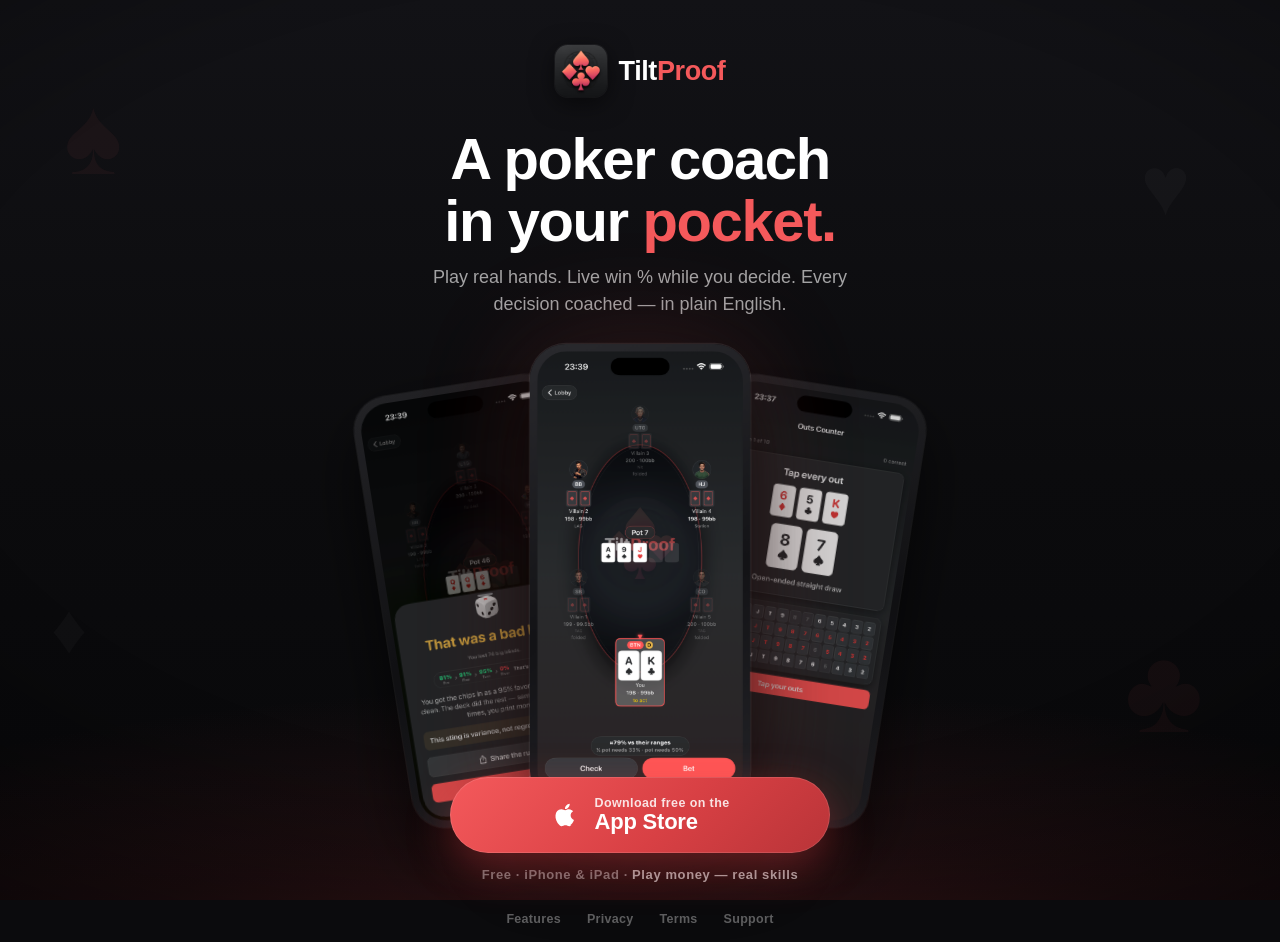
<file: index.html>
<!DOCTYPE html>
<html lang="en">
<head>
<meta charset="utf-8">
<meta name="viewport" content="width=device-width, initial-scale=1">
<title>TiltProof — A poker coach in your pocket</title>
<meta name="description" content="Play real hands. Every decision coached in percentages, in plain English. Free on the App Store.">
<meta property="og:title" content="TiltProof — Tilt less. Win more.">
<meta property="og:description" content="A poker coach in your pocket. Every hand reviewed, every mistake priced in big blinds. Play money, real skills.">
<meta property="og:image" content="https://gettiltproof.app/assets/og-card.png">
<meta property="og:image:width" content="1200">
<meta property="og:image:height" content="630">
<meta property="og:type" content="website">
<meta property="og:url" content="https://gettiltproof.app/">
<meta name="twitter:card" content="summary_large_image">
<meta name="twitter:title" content="TiltProof — Tilt less. Win more.">
<meta name="twitter:description" content="A poker coach in your pocket. Every hand reviewed, every mistake priced in big blinds.">
<meta name="twitter:image" content="https://gettiltproof.app/assets/og-card.png">
<link rel="canonical" href="https://gettiltproof.app/">
<meta name="theme-color" content="#0b0b0d">
<link rel="icon" href="/favicon.ico" sizes="48x48">
<link rel="icon" type="image/png" sizes="32x32" href="assets/favicon-32.png">
<link rel="icon" type="image/png" sizes="192x192" href="assets/favicon-192.png">
<link rel="apple-touch-icon" sizes="180x180" href="assets/apple-touch-icon.png">
<meta name="apple-itunes-app" content="app-id=6786891736">
<link rel="preload" as="image" href="assets/08-table-midhand.png">
<style>
  * { margin:0; padding:0; box-sizing:border-box; }
  html, body { height:100%; }
  body {
    font-family: -apple-system, BlinkMacSystemFont, "SF Pro Display", "Helvetica Neue", sans-serif;
    background:#0b0b0d; color:#fff; overflow-x:hidden;
    -webkit-font-smoothing: antialiased;
    display:flex; flex-direction:column; min-height:100svh;
  }
  .bg {
    position:fixed; inset:0; z-index:0; pointer-events:none;
    background:
      radial-gradient(120% 50% at 50% 112%, rgba(216,64,68,.30) 0%, rgba(216,64,68,.10) 40%, rgba(11,11,13,0) 72%),
      linear-gradient(180deg, #121216 0%, #0b0b0d 52%, #08080a 100%);
  }
  .vignette { position:fixed; inset:0; z-index:0; pointer-events:none;
    background: radial-gradient(100% 80% at 50% 42%, rgba(0,0,0,0) 55%, rgba(0,0,0,.5) 100%); }
  .suit {
    position:fixed; z-index:0; pointer-events:none; line-height:1;
    color:rgba(244,89,91,.05); font-size:var(--s,90px);
    animation: drift 22s ease-in-out infinite; animation-delay:var(--ad,0s);
  }
  .suit.dim { color:rgba(255,255,255,.028); }
  @keyframes drift {
    0%,100% { transform:translateY(0) rotate(-4deg); }
    50%     { transform:translateY(-26px) rotate(5deg); }
  }

  main {
    position:relative; z-index:1; flex:1;
    display:flex; flex-direction:column; align-items:center;
    text-align:center; padding:clamp(28px,5vh,56px) 22px 12px;
  }

  .brand { display:flex; align-items:center; gap:12px; }
  .brand img { width:52px; height:52px; border-radius:12.5px;
    box-shadow:0 6px 24px rgba(0,0,0,.55), 0 0 0 1px rgba(255,255,255,.06); }
  .brand .word { font-size:27px; font-weight:800; letter-spacing:-.4px; }
  .brand .word em { font-style:normal; color:#f4595b; }

  h1 {
    margin-top:clamp(18px,3.4vh,34px);
    font-size:clamp(34px,8.6vw,58px); font-weight:800;
    letter-spacing:-1.4px; line-height:1.07;
  }
  h1 em { font-style:normal; color:#f4595b; }
  .sub {
    margin-top:12px; font-size:clamp(15px,4vw,18px); line-height:1.5;
    color:rgba(255,255,255,.62); max-width:430px; font-weight:500;
  }

  /* ---- phone fan ---- */
  .fan {
    position:relative; margin-top:clamp(22px,4.4vh,44px);
    width:min(92vw,560px); height:clamp(300px,44vh,430px);
    perspective:1100px;
  }
  .ph {
    position:absolute; top:0; left:50%;
    width:clamp(150px,40vw,208px);
    padding:7px; border-radius:34px;
    background:linear-gradient(160deg,#2a2a2e 0%,#131316 55%,#232327 100%);
    box-shadow:0 0 0 1px rgba(255,255,255,.07), 0 30px 70px rgba(0,0,0,.72);
    opacity:0; will-change:transform;
  }
  .ph img { display:block; width:100%; border-radius:28px; }
  .ph.c {
    z-index:3;
    box-shadow:0 0 0 1px rgba(255,255,255,.09), 0 34px 80px rgba(0,0,0,.8), 0 0 110px rgba(244,89,91,.20);
    animation: inC .9s cubic-bezier(.22,.9,.3,1) .15s forwards;
  }
  .ph.l { z-index:2; filter:brightness(.82); animation: inL .9s cubic-bezier(.22,.9,.3,1) .3s forwards; }
  .ph.r { z-index:2; filter:brightness(.82); animation: inR .9s cubic-bezier(.22,.9,.3,1) .42s forwards; }
  @keyframes inC { from { opacity:0; transform:translateX(-50%) translateY(46px) scale(.94); }
                   to   { opacity:1; transform:translateX(-50%) translateY(0) scale(1.06); } }
  @keyframes inL { from { opacity:0; transform:translateX(-50%) translateY(40px); }
                   to   { opacity:1; transform:translateX(-124%) translateY(26px) rotate(-9deg); } }
  @keyframes inR { from { opacity:0; transform:translateX(-50%) translateY(40px); }
                   to   { opacity:1; transform:translateX(24%)  translateY(26px) rotate(9deg);  } }

  /* ---- the button ---- */
  .cta-wrap { position:relative; z-index:4; margin-top:clamp(10px,2.6vh,26px);
    display:flex; flex-direction:column; align-items:center; gap:14px;
    opacity:0; animation:rise .8s ease .65s forwards; }
  @keyframes rise { from { opacity:0; transform:translateY(18px); } to { opacity:1; transform:none; } }
  .dl {
    position:relative; display:flex; align-items:center; justify-content:center; gap:14px;
    width:min(86vw,380px); padding:19px 30px; border-radius:999px;
    background:linear-gradient(135deg,#f4595b 0%,#d84044 58%,#b93438 100%);
    color:#fff; text-decoration:none; overflow:hidden;
    box-shadow:0 14px 44px rgba(216,64,68,.42), 0 0 0 1px rgba(255,255,255,.12) inset;
    transition:transform .18s ease, box-shadow .18s ease;
  }
  .dl:active { transform:scale(.97); }
  @media (hover:hover) {
    .dl:hover { transform:translateY(-2px);
      box-shadow:0 20px 56px rgba(216,64,68,.55), 0 0 0 1px rgba(255,255,255,.16) inset; }
  }
  .dl::after {  /* silk sheen */
    content:""; position:absolute; top:0; bottom:0; width:52%;
    background:linear-gradient(105deg, rgba(255,255,255,0) 0%, rgba(255,255,255,.28) 50%, rgba(255,255,255,0) 100%);
    transform:skewX(-20deg); left:-70%;
    animation:sheen 3.6s ease-in-out infinite 1.6s;
  }
  @keyframes sheen { 0%{left:-70%} 42%{left:130%} 100%{left:130%} }
  .dl svg { width:30px; height:30px; flex:none; }
  .dl .t { text-align:left; line-height:1.12; }
  .dl .t small { display:block; font-size:12.5px; font-weight:600; letter-spacing:.4px; opacity:.85; }
  .dl .t b { font-size:22px; font-weight:800; letter-spacing:-.2px; }
  .fine { font-size:13px; font-weight:600; letter-spacing:.6px; color:rgba(255,255,255,.42); }
  .fine b { color:rgba(255,255,255,.62); }

  footer {
    position:relative; z-index:1; padding:18px 22px calc(16px + env(safe-area-inset-bottom));
    display:flex; justify-content:center; gap:26px;
  }
  footer a { color:rgba(255,255,255,.34); font-size:12.5px; font-weight:600;
    text-decoration:none; letter-spacing:.3px; }
  footer a:hover { color:rgba(255,255,255,.6); }

  @media (max-height:640px) {
    .fan { height:250px; }
    .ph { width:132px; }
  }
</style>
</head>
<body>

<div class="bg"></div>
<span class="suit"     style="top:9%;  left:5%;  --s:110px; --ad:0s">♠</span>
<span class="suit dim" style="top:66%; left:4%;  --s:70px;  --ad:-5s">♦</span>
<span class="suit dim" style="top:16%; right:7%; --s:84px;  --ad:-9s">♥</span>
<span class="suit"     style="top:70%; right:6%; --s:120px; --ad:-13s">♣</span>
<div class="vignette"></div>

<main>
  <div class="brand">
    <img src="assets/icon.png" alt="TiltProof icon" width="52" height="52">
    <span class="word">Tilt<em>Proof</em></span>
  </div>

  <h1>A poker coach<br>in your <em>pocket.</em></h1>
  <p class="sub">Play real hands. Live win % while you decide. Every decision coached — in plain English.</p>

  <div class="fan" aria-hidden="true">
    <div class="ph l"><img src="assets/v25-verdict.png" alt="" loading="eager"></div>
    <div class="ph r"><img src="assets/v25-mathgrid.png" alt="" loading="eager"></div>
    <div class="ph c"><img src="assets/v25-table.png" alt="" loading="eager"></div>
  </div>

  <div class="cta-wrap">
    <a class="dl" href="https://apps.apple.com/app/tiltproof-poker-coach/id6786891736" id="dl">
      <svg viewBox="0 0 24 24" fill="#fff" aria-hidden="true"><path d="M17.05 20.28c-.98.95-2.05.8-3.08.35-1.09-.46-2.09-.48-3.24 0-1.44.62-2.2.44-3.06-.35C2.79 15.25 3.51 7.59 9.05 7.31c1.35.07 2.29.74 3.08.8.94-.19 1.84-.86 3.05-.78 1.46.12 2.55.7 3.28 1.74-3.01 1.8-2.29 5.77.73 6.93-.65 1.62-1.5 3.22-3.14 4.28zM12.03 7.25c-.15-2.23 1.66-4.07 3.74-4.25.29 2.58-2.34 4.5-3.74 4.25z"/></svg>
      <span class="t"><small>Download free on the</small><b>App Store</b></span>
    </a>
    <div class="fine">Free · iPhone &amp; iPad · <b>Play money — real skills</b></div>
  </div>
</main>

<footer>
  <a href="features.html">Features</a>
  <a href="privacy.html">Privacy</a>
  <a href="terms.html">Terms</a>
  <a href="support.html">Support</a>
</footer>

<script src="campaign.js?v=20260818" defer></script>
</body>
</html>
</file>
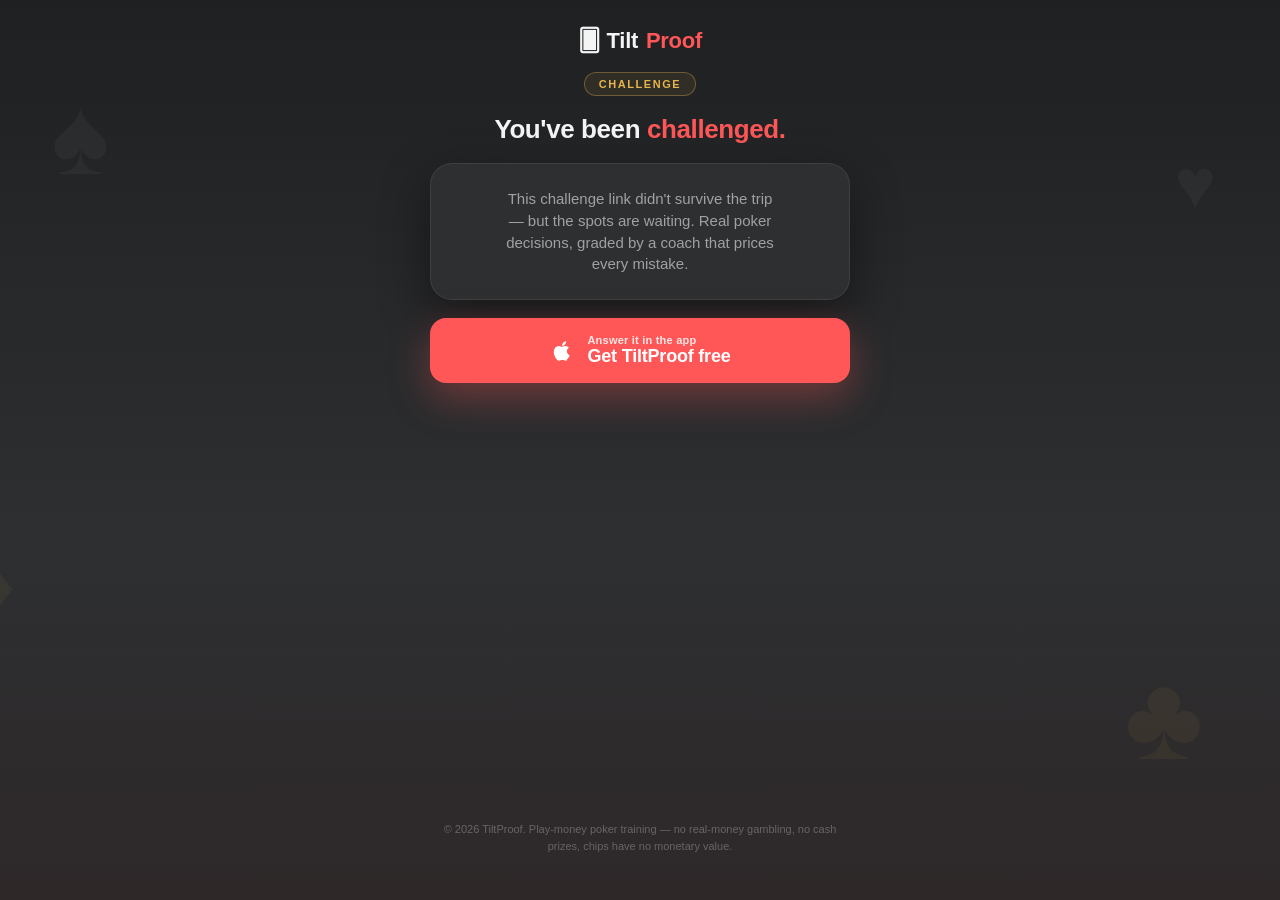
<file: challenge.html>
<!DOCTYPE html>
<html lang="en">
<head>
<meta charset="utf-8">
<meta name="viewport" content="width=device-width, initial-scale=1">
<title>You've been challenged — TiltProof</title>
<meta name="description" content="A friend sent you a poker spot. What's your line? Answer it in TiltProof.">
<meta property="og:title" content="Can you beat their line? 🂠">
<meta property="og:description" content="A friend challenged you to a poker spot in TiltProof. Pick your line — the solver settles it.">
<meta property="og:type" content="website">
<meta name="theme-color" content="#1e2022">
<meta name="apple-itunes-app" content="app-id=6786891736">
<link rel="icon" href="/favicon.ico" sizes="48x48">
<style>
/* Self-contained on purpose: this page must render inside Instagram's
   in-app browser with ZERO external requests. */
:root{
  --ink:#1e2022; --charcoal:#2d2f31; --raised:#3a3d40;
  --coral:#ff5757; --coral-deep:#e23e3e; --gold:#e8b54a;
  --text:#f4f4f5; --muted:rgba(255,255,255,.55); --dim:rgba(255,255,255,.38);
  --hairline:rgba(255,255,255,.08);
}
*{margin:0;padding:0;box-sizing:border-box}
[hidden]{display:none!important}
html,body{height:100%}
body{
  font-family:-apple-system,BlinkMacSystemFont,"SF Pro Rounded","Segoe UI",Roboto,sans-serif;
  background:linear-gradient(180deg,var(--ink) 0%,var(--charcoal) 60%,#2e2829 100%);
  color:var(--text);
  min-height:100dvh;
  display:flex;flex-direction:column;align-items:center;
  padding:28px 18px 44px;
  -webkit-font-smoothing:antialiased;
  overflow-x:hidden;
}
.suits{position:fixed;inset:0;pointer-events:none;z-index:0}
.suits span{position:absolute;color:rgba(255,255,255,.04);user-select:none}
.suits .g{color:rgba(232,181,74,.06)}
main{position:relative;z-index:1;width:100%;max-width:420px;display:flex;flex-direction:column;gap:18px}
.brand{display:flex;align-items:center;justify-content:center;gap:8px;font-size:22px;font-weight:800;letter-spacing:-.3px}
.brand em{font-style:normal;color:var(--coral)}
.badge{
  align-self:center;font-size:11px;font-weight:800;letter-spacing:.14em;text-transform:uppercase;
  color:var(--gold);border:1px solid rgba(232,181,74,.35);border-radius:999px;padding:5px 14px;
  background:rgba(232,181,74,.08)
}
h1{font-size:26px;font-weight:800;text-align:center;letter-spacing:-.4px;line-height:1.2}
h1 em{font-style:normal;color:var(--coral)}
.card{
  background:var(--charcoal);border:1px solid var(--hairline);border-radius:22px;
  padding:24px 20px;box-shadow:0 18px 50px rgba(0,0,0,.45);
  display:flex;flex-direction:column;align-items:center;gap:16px
}
.chips{display:flex;gap:8px;flex-wrap:wrap;justify-content:center}
.chip{font-size:12px;font-weight:800;color:#fff;border-radius:999px;padding:5px 12px}
.chip.pos{background:var(--coral)}
.chip.spot{background:#50545a}
.prompt{font-size:15px;color:var(--muted);text-align:center;line-height:1.45;max-width:34ch}
.row-label{font-size:11px;font-weight:800;letter-spacing:.16em;text-transform:uppercase;color:var(--dim)}
.cards{display:flex;gap:8px;justify-content:center}
.pcard{
  width:52px;height:73px;border-radius:9px;background:#fff;border:1px solid rgba(0,0,0,.18);
  display:flex;flex-direction:column;align-items:center;justify-content:center;
  font-weight:800;line-height:1;box-shadow:0 4px 12px rgba(0,0,0,.35)
}
.cards.hero .pcard{width:64px;height:90px;border-radius:11px}
.pcard .r{font-size:24px}
.cards.hero .pcard .r{font-size:30px}
.pcard .s{font-size:19px;margin-top:2px}
.cards.hero .pcard .s{font-size:24px;margin-top:3px}
.pcard.red{color:var(--coral-deep)}
.pcard.blk{color:var(--charcoal)}
.stakes{font-size:16px;font-weight:700;color:var(--muted)}
.stakes b{color:var(--text)}
.tease{
  width:100%;border-top:1px solid var(--hairline);padding-top:16px;
  display:flex;flex-direction:column;align-items:center;gap:6px
}
.tease .q{font-size:17px;font-weight:800}
.tease .locked{font-size:13px;color:var(--dim)}
.tease .locked b{color:var(--gold)}
.actions{display:flex;gap:8px;justify-content:center;flex-wrap:wrap;margin-top:2px}
.ghost{
  font-size:14px;font-weight:800;color:var(--dim);border:1.5px dashed rgba(255,255,255,.18);
  border-radius:12px;padding:10px 18px;background:rgba(255,255,255,.03)
}
.store{
  display:flex;align-items:center;justify-content:center;gap:12px;text-decoration:none;
  background:var(--coral);color:#fff;border-radius:16px;padding:16px 22px;
  font-weight:800;font-size:18px;letter-spacing:-.2px;
  box-shadow:0 14px 40px rgba(255,87,87,.35);
  transition:transform .15s ease
}
.store:active{transform:scale(.97)}
.store svg{width:26px;height:26px;flex:none}
.store small{display:block;font-size:11px;font-weight:600;opacity:.85;letter-spacing:.02em}
.fine{font-size:12px;color:var(--dim);text-align:center;line-height:1.5}
.fine a{color:var(--muted)}
footer{position:relative;z-index:1;margin-top:auto;padding-top:32px;font-size:11px;color:rgba(255,255,255,.28);text-align:center;line-height:1.6;max-width:420px}
</style>
</head>
<body>

<div class="suits" aria-hidden="true">
  <span style="top:8%;left:4%;font-size:110px">&spades;</span>
  <span class="g" style="top:60%;left:-2%;font-size:80px">&diams;</span>
  <span style="top:16%;right:5%;font-size:70px">&hearts;</span>
  <span class="g" style="top:72%;right:6%;font-size:120px">&clubs;</span>
</div>

<main>
  <div class="brand">&#127136; Tilt<em>Proof</em></div>
  <div class="badge" id="badge">Challenge</div>
  <h1 id="headline">You've been <em>challenged.</em></h1>

  <div class="card" id="spot" hidden>
    <div class="chips">
      <span class="chip pos" id="pos">BTN</span>
      <span class="chip spot">What's your line?</span>
    </div>
    <div id="boardWrap" hidden>
      <div class="row-label" style="text-align:center;margin-bottom:8px">Board</div>
      <div class="cards" id="board"></div>
    </div>
    <div>
      <div class="row-label" style="text-align:center;margin-bottom:8px">Your hand</div>
      <div class="cards hero" id="hero"></div>
    </div>
    <div class="stakes" id="stakes"></div>
    <div class="tease">
      <div class="q">Fold, call, or raise?</div>
      <div class="actions">
        <span class="ghost">Fold</span><span class="ghost">Call</span><span class="ghost">Raise</span>
      </div>
      <div class="locked" id="lockline">Their answer — and the solver's — <b>unlocks in the app.</b></div>
    </div>
  </div>

  <div class="card" id="fallback" hidden>
    <p class="prompt">This challenge link didn't survive the trip — but the spots are waiting. Real poker decisions, graded by a coach that prices every mistake.</p>
  </div>

  <a class="store" href="https://apps.apple.com/app/tiltproof-poker-coach/id6786891736">
    <svg viewBox="0 0 24 24" fill="#fff" aria-hidden="true"><path d="M17.05 20.28c-.98.95-2.05.8-3.08.35-1.09-.46-2.09-.48-3.24 0-1.44.62-2.2.44-3.06-.35C2.79 15.25 3.51 7.59 9.05 7.31c1.35.07 2.29.74 3.08.8.94-.19 1.84-.86 3.05-.78 1.46.12 2.55.7 3.28 1.74-3.01 1.8-2.29 5.77.73 6.93-.65 1.62-1.5 3.22-3.14 4.28zM12.03 7.25c-.15-2.23 1.66-4.07 3.74-4.25.29 2.58-2.34 4.5-3.74 4.25z"/></svg>
    <span><small>Answer it in the app</small>Get TiltProof free</span>
  </a>
  <p class="fine">Already have TiltProof? <a href="#" id="openApp">Open the challenge in the app</a>.</p>
</main>

<footer>© 2026 TiltProof. Play-money poker training — no real-money gambling, no cash prizes, chips have no monetary value.</footer>

<script src="campaign.js?v=20260818" defer></script>
<script>
(function () {
  "use strict";

  // --- base64url → JSON (mirror of ChallengePayload; seed stays a string
  // here because UInt64 doesn't fit a JS double — the web page only needs
  // the display fields anyway).
  function decodePayload(c) {
    try {
      var b64 = c.replace(/-/g, "+").replace(/_/g, "/");
      var rem = b64.length % 4;
      if (rem === 1) return null;
      if (rem === 2) b64 += "==";
      else if (rem === 3) b64 += "=";
      var json = atob(b64);
      var p = JSON.parse(json);
      if (!p || typeof p !== "object") return null;
      if (typeof p.v !== "number" || p.v < 1) return null;
      if (typeof p.s !== "string" || !/^\d+$/.test(p.s)) return null;
      if (typeof p.t !== "number" || p.t < 0) return null;
      if (["fold", "check", "call", "bet", "raise"].indexOf(p.a) < 0) return null;
      if (!Array.isArray(p.h) || p.h.length !== 2) return null;
      if (!Array.isArray(p.b) || p.b.length > 5) return null;
      if (typeof p.p !== "number" || p.p < 0) return null;
      if (typeof p.c !== "number" || p.c < 0) return null;
      if (typeof p.o !== "string") return null;
      var cardOK = function (s) { return /^[2-9TJQKA][cdhs]$/.test(s); };
      if (!p.h.every(cardOK) || !p.b.every(cardOK)) return null;
      return p;
    } catch (e) { return null; }
  }

  var SUIT = { c: "♣", d: "♦", h: "♥", s: "♠" };
  var RED = { d: 1, h: 1 };

  function cardEl(code) {
    var rank = code[0] === "T" ? "10" : code[0];
    var suit = code[1];
    var el = document.createElement("div");
    el.className = "pcard " + (RED[suit] ? "red" : "blk");
    el.setAttribute("aria-label", rank + SUIT[suit]);
    var r = document.createElement("div"); r.className = "r"; r.textContent = rank;
    var s = document.createElement("div"); s.className = "s"; s.textContent = SUIT[suit];
    el.appendChild(r); el.appendChild(s);
    return el;
  }

  function esc(t) { return String(t).slice(0, 20); } // textContent only — length cap

  var params = new URLSearchParams(location.search);
  var c = params.get("c");
  var p = c ? decodePayload(c) : null;

  if (!p) {
    document.getElementById("fallback").hidden = false;
    document.getElementById("openApp").parentNode.hidden = true;
    return;
  }

  // Sender line + spot.
  var name = typeof p.n === "string" && p.n.trim() ? esc(p.n.trim()) : null;
  var h1 = document.getElementById("headline");
  h1.textContent = "";
  h1.appendChild(document.createTextNode((name || "A friend") + " challenged "));
  var em = document.createElement("em"); em.textContent = "you.";
  h1.appendChild(em);
  document.getElementById("badge").textContent = "Poker challenge";

  document.getElementById("pos").textContent = esc(p.o);
  var board = document.getElementById("board");
  if (p.b.length) {
    document.getElementById("boardWrap").hidden = false;
    p.b.forEach(function (code) { board.appendChild(cardEl(code)); });
  }
  var hero = document.getElementById("hero");
  p.h.forEach(function (code) { hero.appendChild(cardEl(code)); });

  var stakes = document.getElementById("stakes");
  stakes.textContent = "";
  stakes.appendChild(document.createTextNode("Pot "));
  var potB = document.createElement("b"); potB.textContent = String(p.p);
  stakes.appendChild(potB);
  if (p.c > 0) {
    stakes.appendChild(document.createTextNode(" · "));
    var callB = document.createElement("b"); callB.textContent = String(p.c);
    stakes.appendChild(callB);
    stakes.appendChild(document.createTextNode(" to call"));
  } else {
    stakes.appendChild(document.createTextNode(" · your action"));
  }
  var lock = document.getElementById("lockline");
  lock.textContent = "";
  lock.appendChild(document.createTextNode((name || "Their") + (name ? "'s" : "") + " answer — and the solver's — "));
  var lb = document.createElement("b"); lb.textContent = "unlocks in the app.";
  lock.appendChild(lb);

  document.getElementById("spot").hidden = false;

  // Deep link for people who already have the app (custom scheme; harmless
  // no-op chooser if the app is missing).
  document.getElementById("openApp").addEventListener("click", function (e) {
    e.preventDefault();
    location.href = "tiltproof://challenge?c=" + encodeURIComponent(c);
  });
})();
</script>
</body>
</html>
</file>
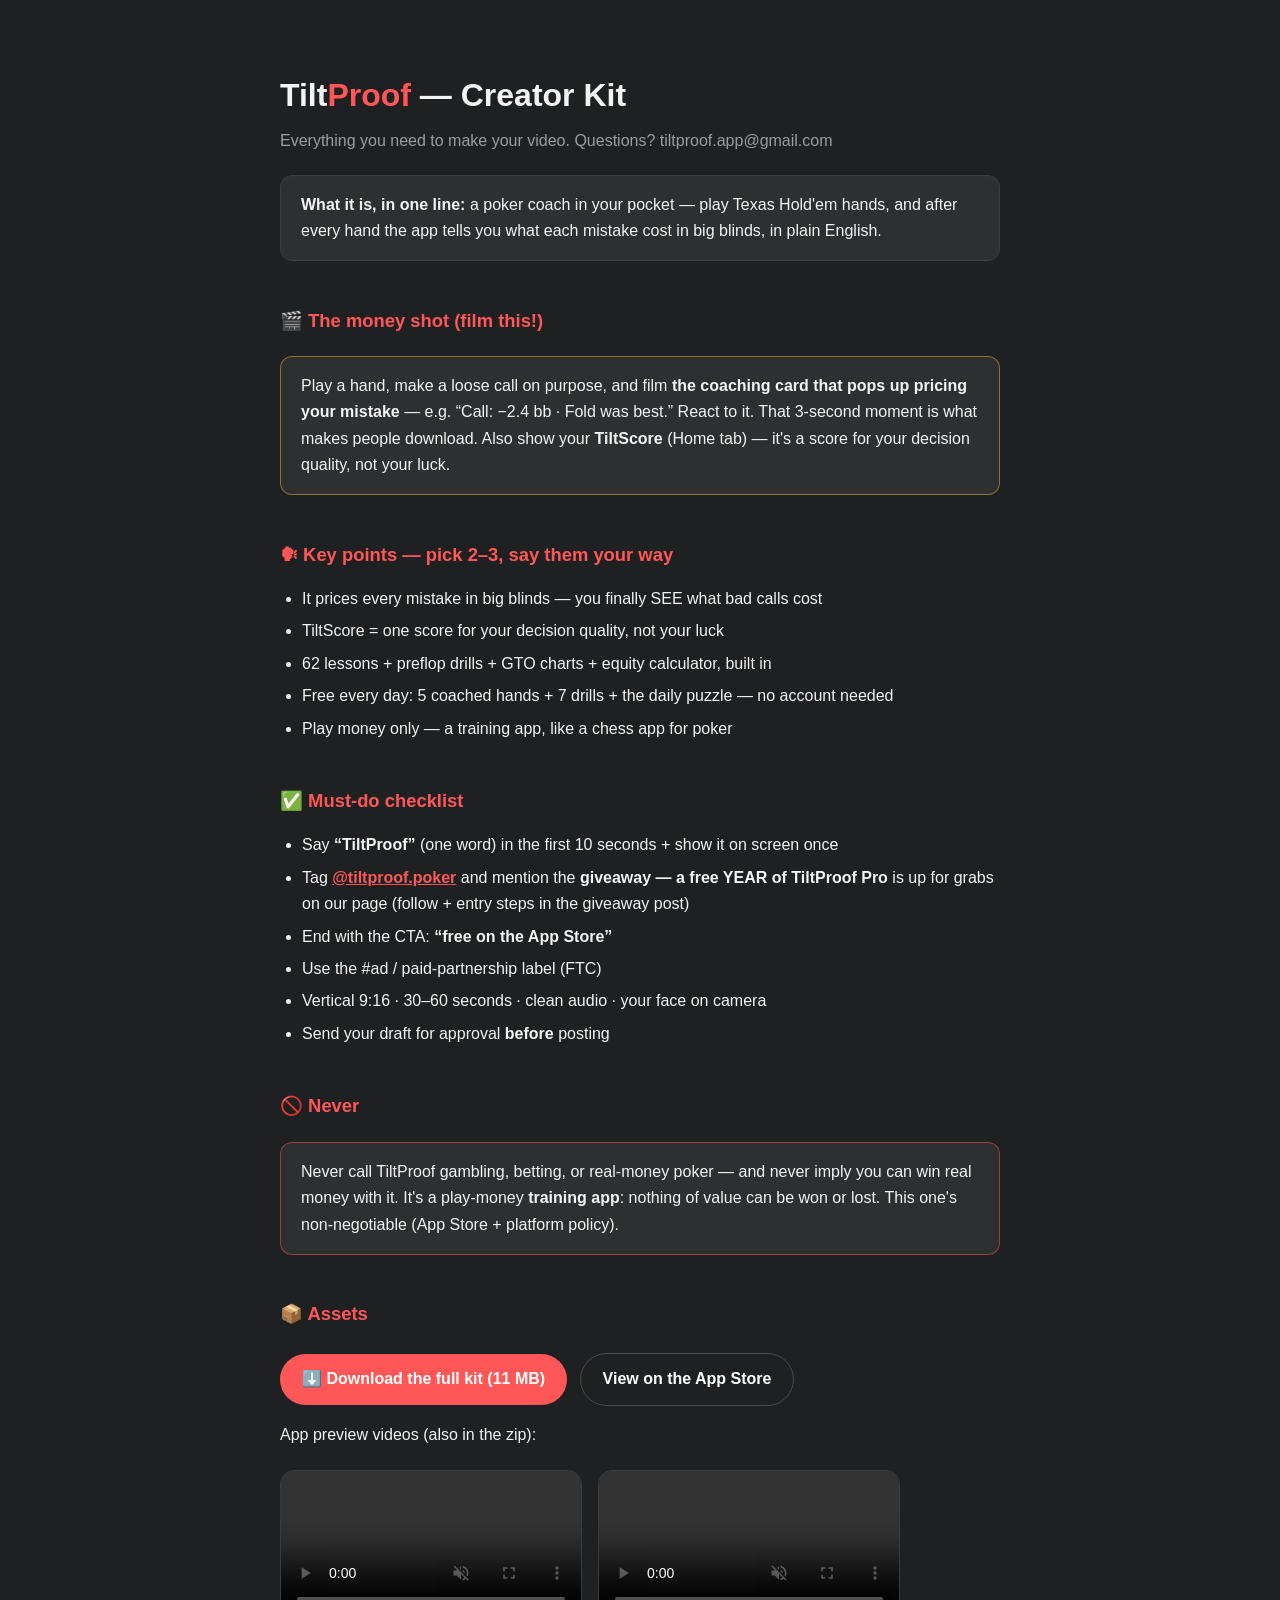
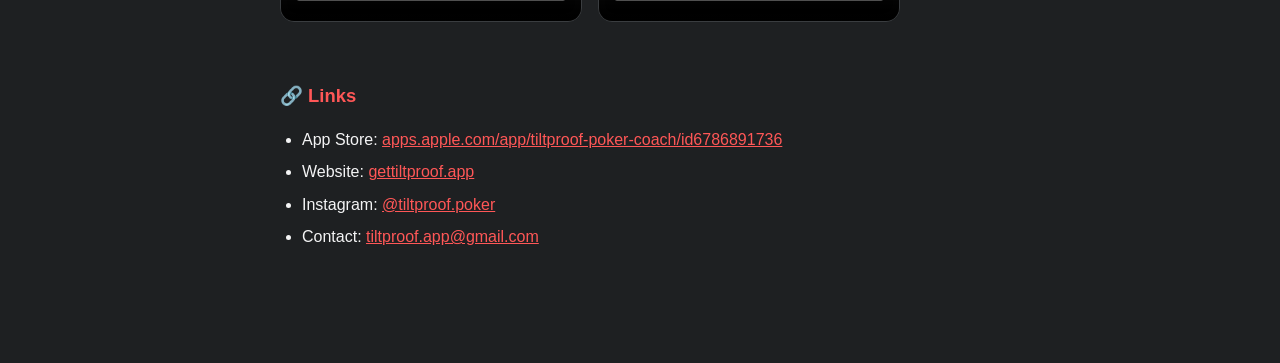
<file: creators.html>
<!DOCTYPE html>
<html lang="en">
<head>
<meta charset="utf-8">
<meta name="viewport" content="width=device-width, initial-scale=1">
<title>Creator Kit — TiltProof</title>
<meta name="robots" content="noindex">
<style>
  :root { --ink:#1E2022; --charcoal:#2D2F31; --coral:#FF5757; --gold:#E8B54A; --good:#2ECF7F; --text:#F4F4F5; --muted:#9A9DA3; }
  body { background:var(--ink); color:var(--text); font-family:-apple-system,BlinkMacSystemFont,"Segoe UI",Roboto,sans-serif;
         line-height:1.65; margin:0; }
  main { max-width:720px; margin:0 auto; padding:48px 24px 96px; }
  h1 { font-size:2rem; margin-bottom:0; }
  h1 .brand-a { color:var(--text); } h1 .brand-b { color:var(--coral); }
  .sub { color:var(--muted); margin-top:6px; }
  h2 { color:var(--coral); font-size:1.15rem; margin-top:2.4em; }
  .card { background:var(--charcoal); border:1px solid #3A3D40; border-radius:12px; padding:16px 20px; margin:20px 0; }
  .card.gold { border-color:rgba(232,181,74,.5); }
  .card.red  { border-color:rgba(255,87,87,.5); }
  a { color:var(--coral); }
  ul { padding-left:22px; } li { margin:6px 0; }
  .dl { display:inline-block; background:var(--coral); color:#fff; text-decoration:none; font-weight:700;
        padding:12px 22px; border-radius:99px; margin:8px 8px 0 0; }
  .dl.ghost { background:transparent; border:1px solid #4a4d50; }
  video { width:100%; max-width:300px; border-radius:14px; border:1px solid #3A3D40; margin:6px 12px 6px 0; }
  code { background:#000; padding:2px 8px; border-radius:6px; }
</style>
<link rel="icon" href="/favicon.ico" sizes="48x48">
</head>
<body>
<main>
  <h1><span class="brand-a">Tilt</span><span class="brand-b">Proof</span> — Creator Kit</h1>
  <p class="sub">Everything you need to make your video. Questions? tiltproof.app@gmail.com</p>

  <div class="card">
    <b>What it is, in one line:</b> a poker coach in your pocket — play Texas Hold'em hands, and after
    every hand the app tells you what each mistake cost in big blinds, in plain English.
  </div>

  <h2>🎬 The money shot (film this!)</h2>
  <div class="card gold">
    Play a hand, make a loose call on purpose, and film <b>the coaching card that pops up pricing your
    mistake</b> — e.g. “Call: −2.4 bb · Fold was best.” React to it. That 3-second moment is what makes
    people download. Also show your <b>TiltScore</b> (Home tab) — it's a score for your decision quality, not your luck.
  </div>

  <h2>🗣 Key points — pick 2–3, say them your way</h2>
  <ul>
    <li>It prices every mistake in big blinds — you finally SEE what bad calls cost</li>
    <li>TiltScore = one score for your decision quality, not your luck</li>
    <li>62 lessons + preflop drills + GTO charts + equity calculator, built in</li>
    <li>Free every day: 5 coached hands + 7 drills + the daily puzzle — no account needed</li>
    <li>Play money only — a training app, like a chess app for poker</li>
  </ul>

  <h2>✅ Must-do checklist</h2>
  <ul>
    <li>Say <b>“TiltProof”</b> (one word) in the first 10 seconds + show it on screen once</li>
    <li>Tag <a href="https://www.instagram.com/tiltproof.poker" rel="noopener"><b>@tiltproof.poker</b></a> and mention the <b>giveaway — a free YEAR of TiltProof Pro</b> is up for grabs on our page (follow + entry steps in the giveaway post)</li>
    <li>End with the CTA: <b>“free on the App Store”</b></li>
    <li>Use the #ad / paid-partnership label (FTC)</li>
    <li>Vertical 9:16 · 30–60 seconds · clean audio · your face on camera</li>
    <li>Send your draft for approval <b>before</b> posting</li>
  </ul>

  <h2>🚫 Never</h2>
  <div class="card red">
    Never call TiltProof gambling, betting, or real-money poker — and never imply you can win real money
    with it. It's a play-money <b>training app</b>: nothing of value can be won or lost. This one's
    non-negotiable (App Store + platform policy).
  </div>

  <h2>📦 Assets</h2>
  <p>
    <a class="dl" href="assets/TiltProof-Creator-Kit.zip" download>⬇️ Download the full kit (11 MB)</a>
    <a class="dl ghost" href="https://apps.apple.com/app/tiltproof-poker-coach/id6786891736" rel="noopener">View on the App Store</a>
  </p>
  <p>App preview videos (also in the zip):</p>
  <video src="assets/hero-preview.mp4" muted controls playsinline></video>
  <video src="assets/app-preview-tournament.mp4" muted controls playsinline></video>

  <h2>🔗 Links</h2>
  <ul>
    <li>App Store: <a href="https://apps.apple.com/app/tiltproof-poker-coach/id6786891736">apps.apple.com/app/tiltproof-poker-coach/id6786891736</a></li>
    <li>Website: <a href="https://gettiltproof.app">gettiltproof.app</a></li>
    <li>Instagram: <a href="https://www.instagram.com/tiltproof.poker" rel="noopener">@tiltproof.poker</a></li>
    <li>Contact: <a href="mailto:tiltproof.app@gmail.com">tiltproof.app@gmail.com</a></li>
  </ul>
</main>
</body>
</html>
</file>
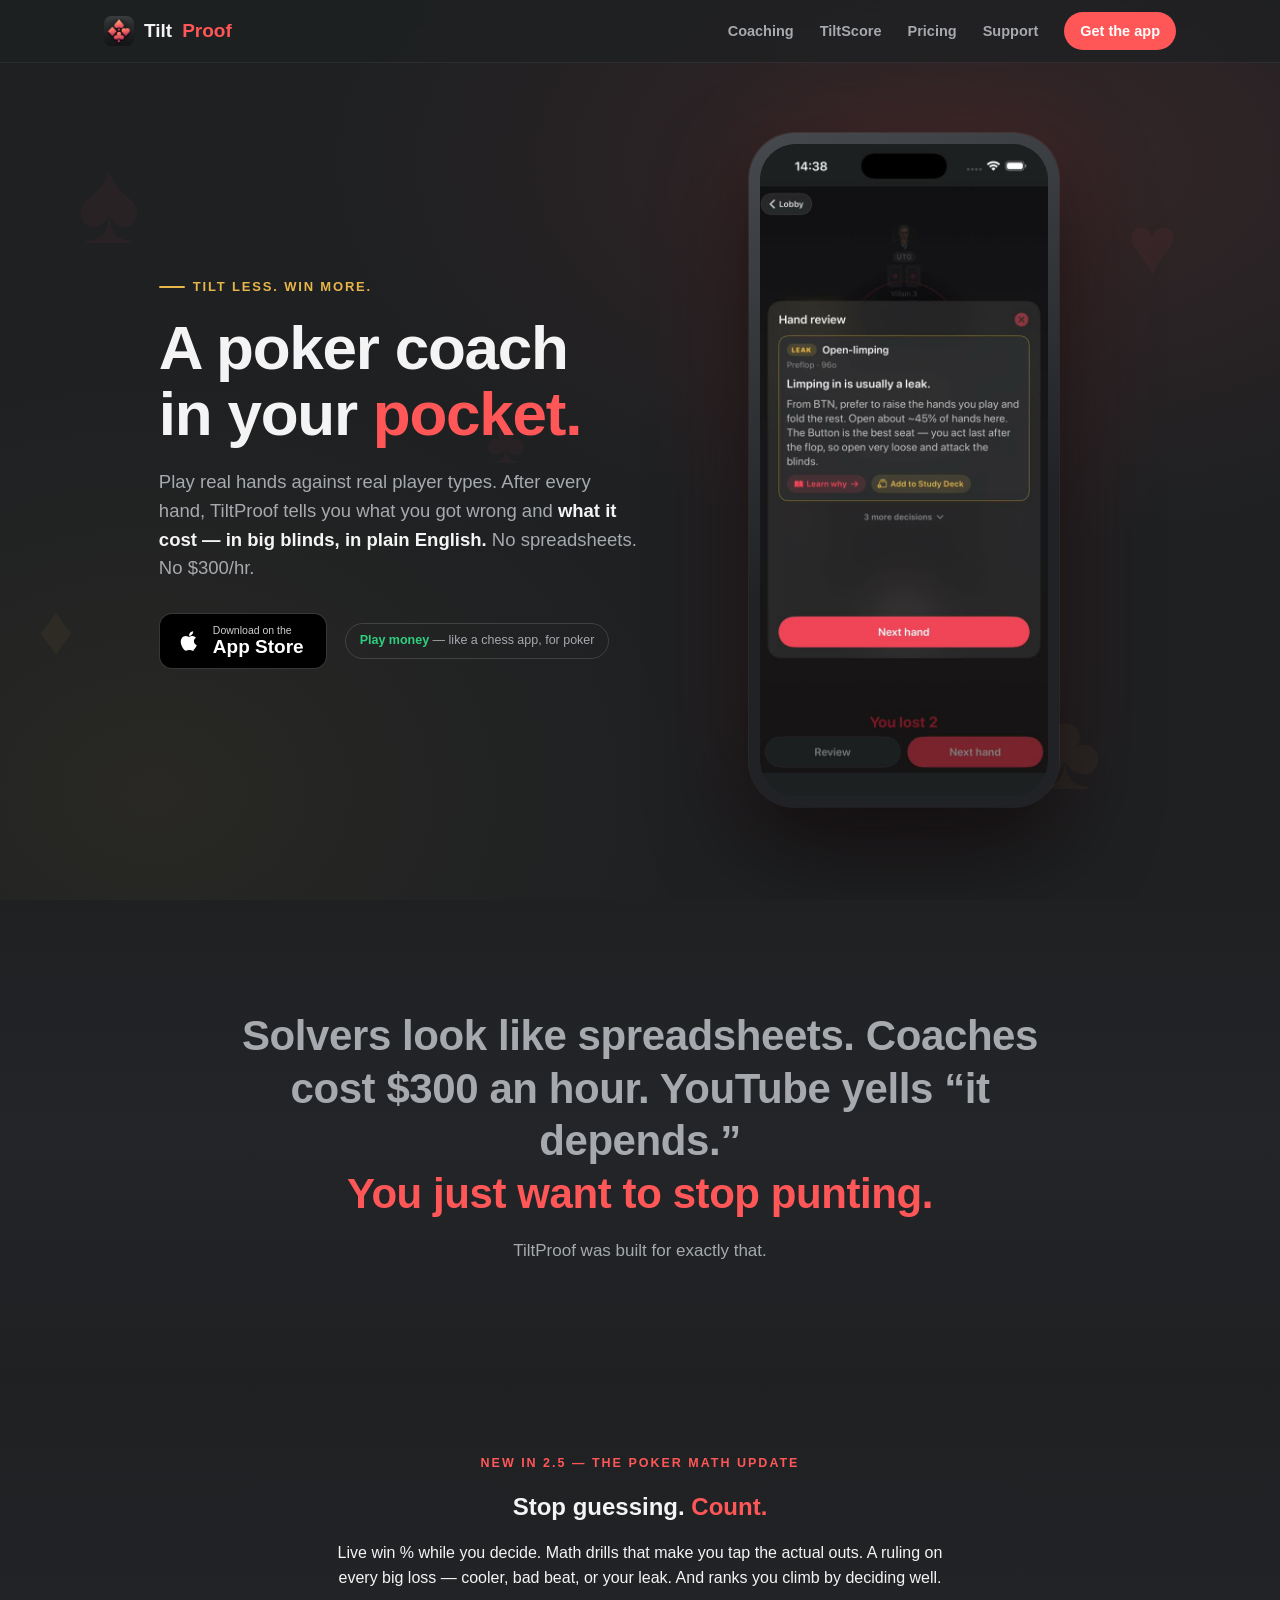
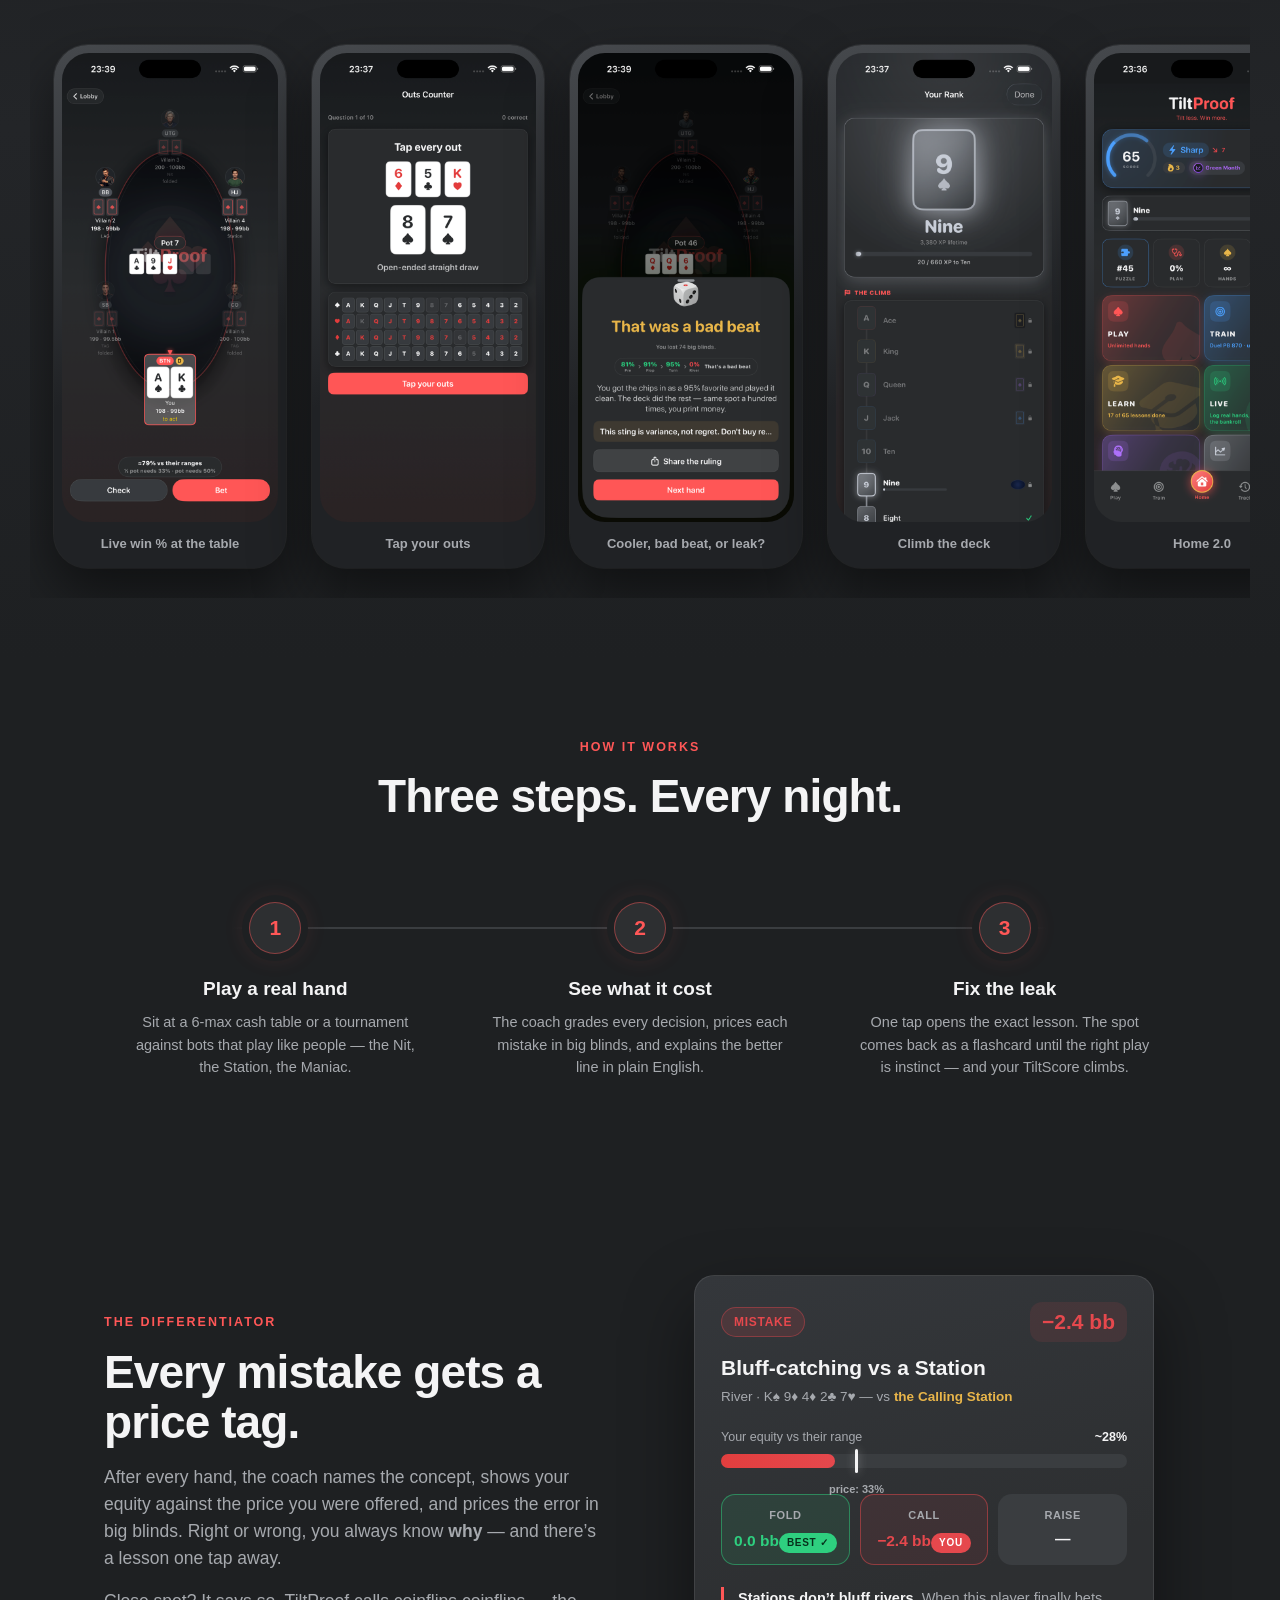
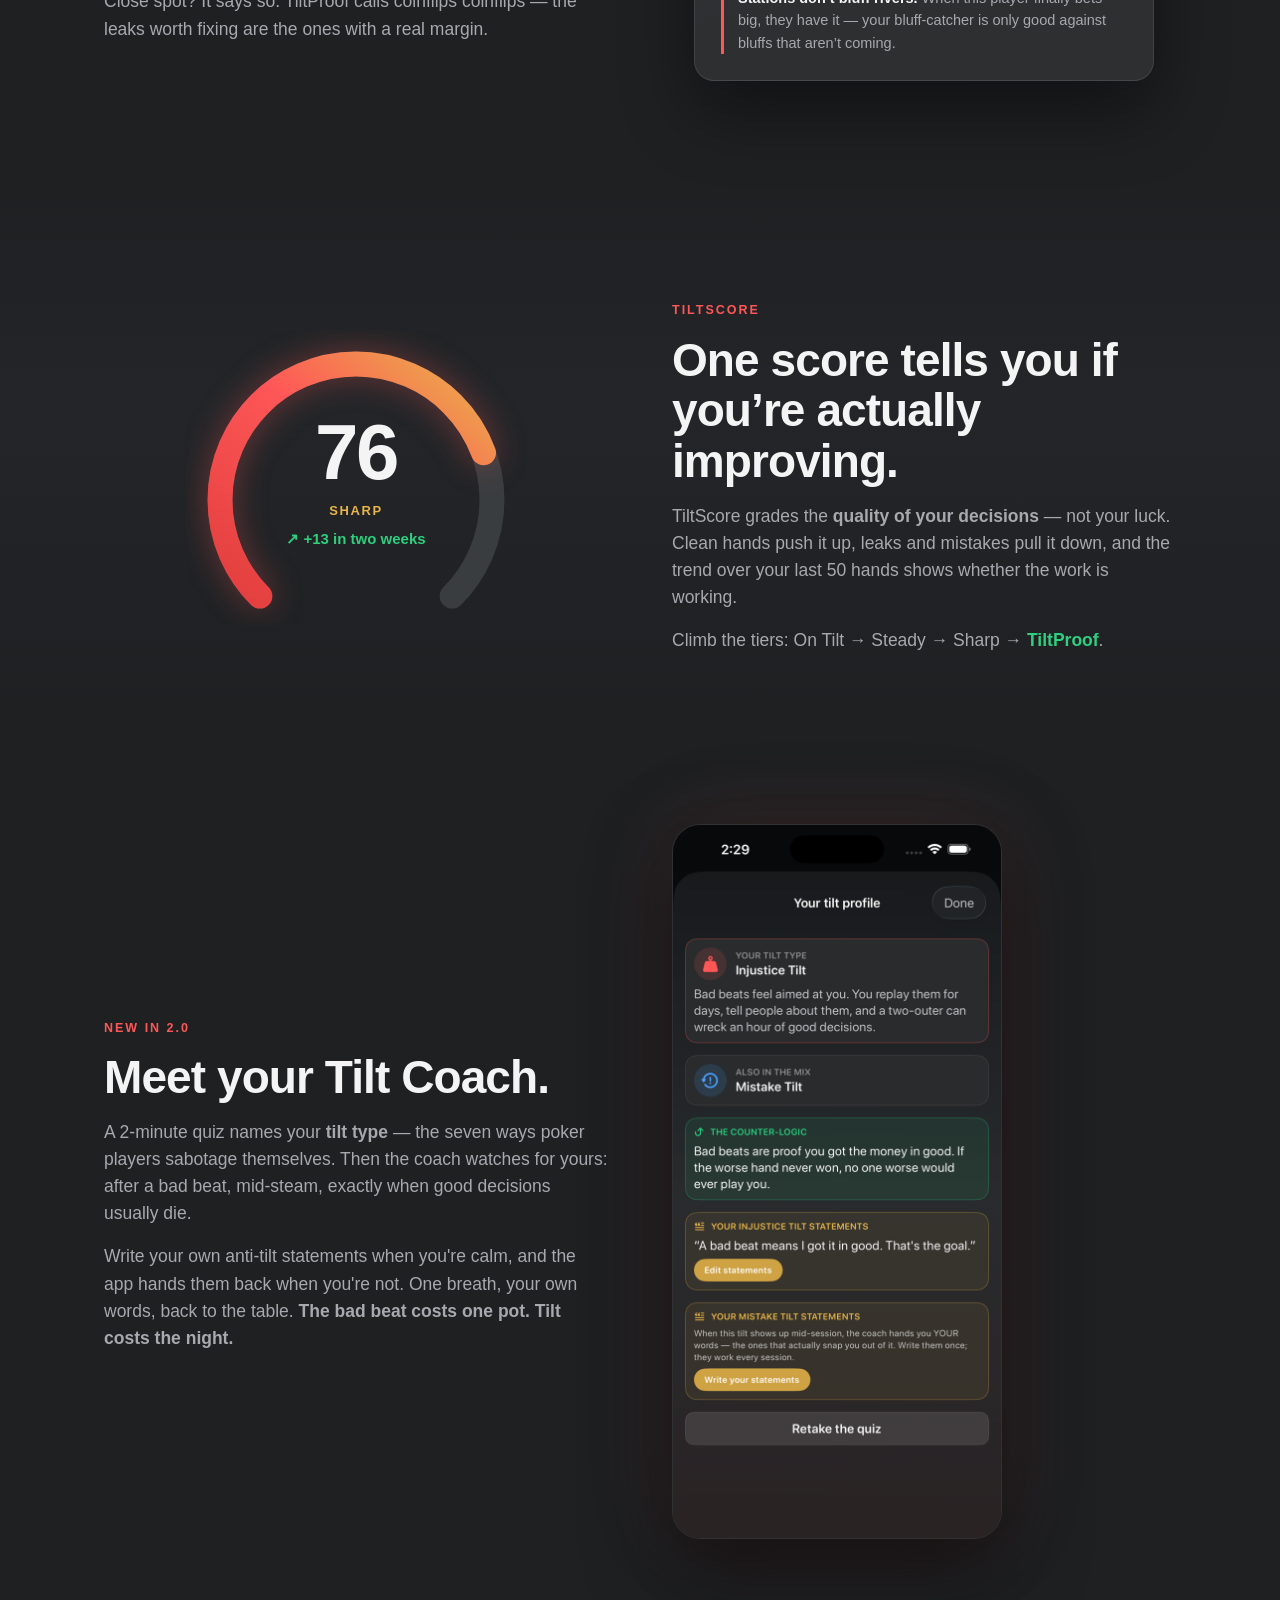
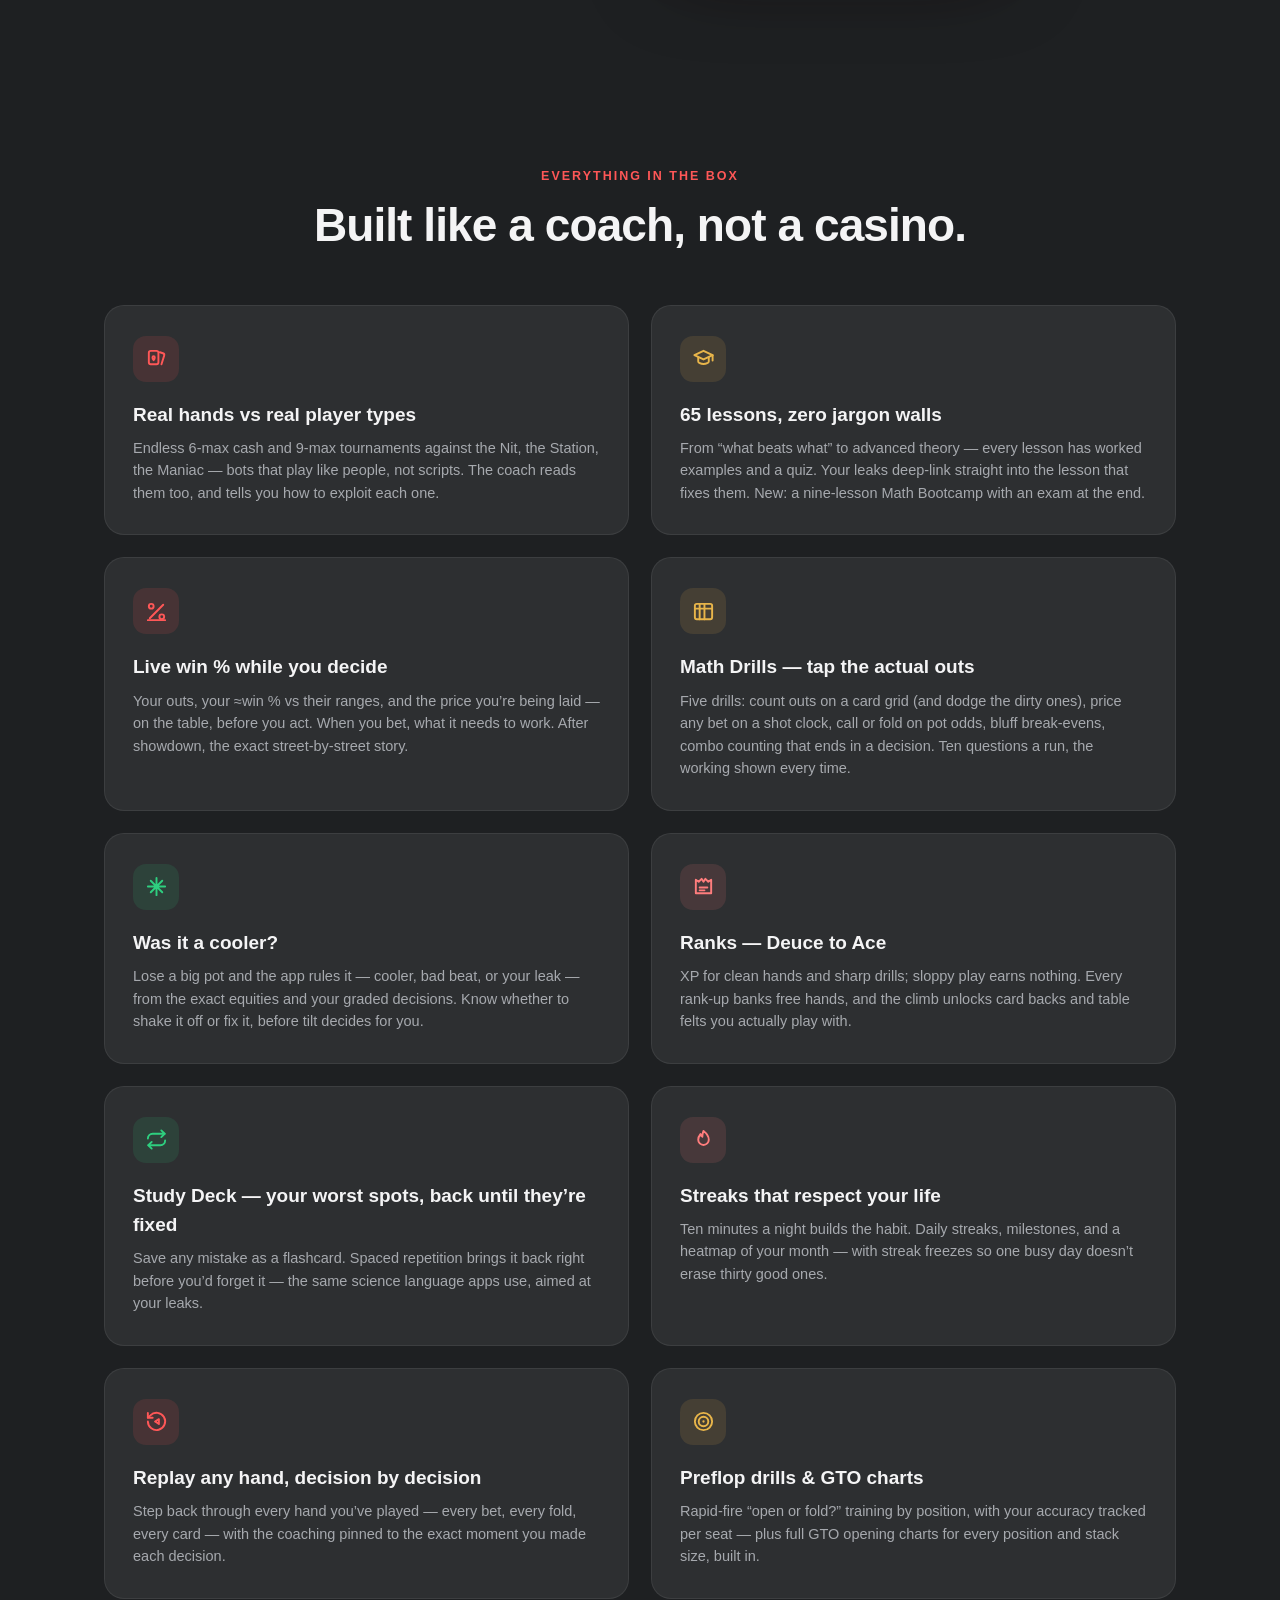
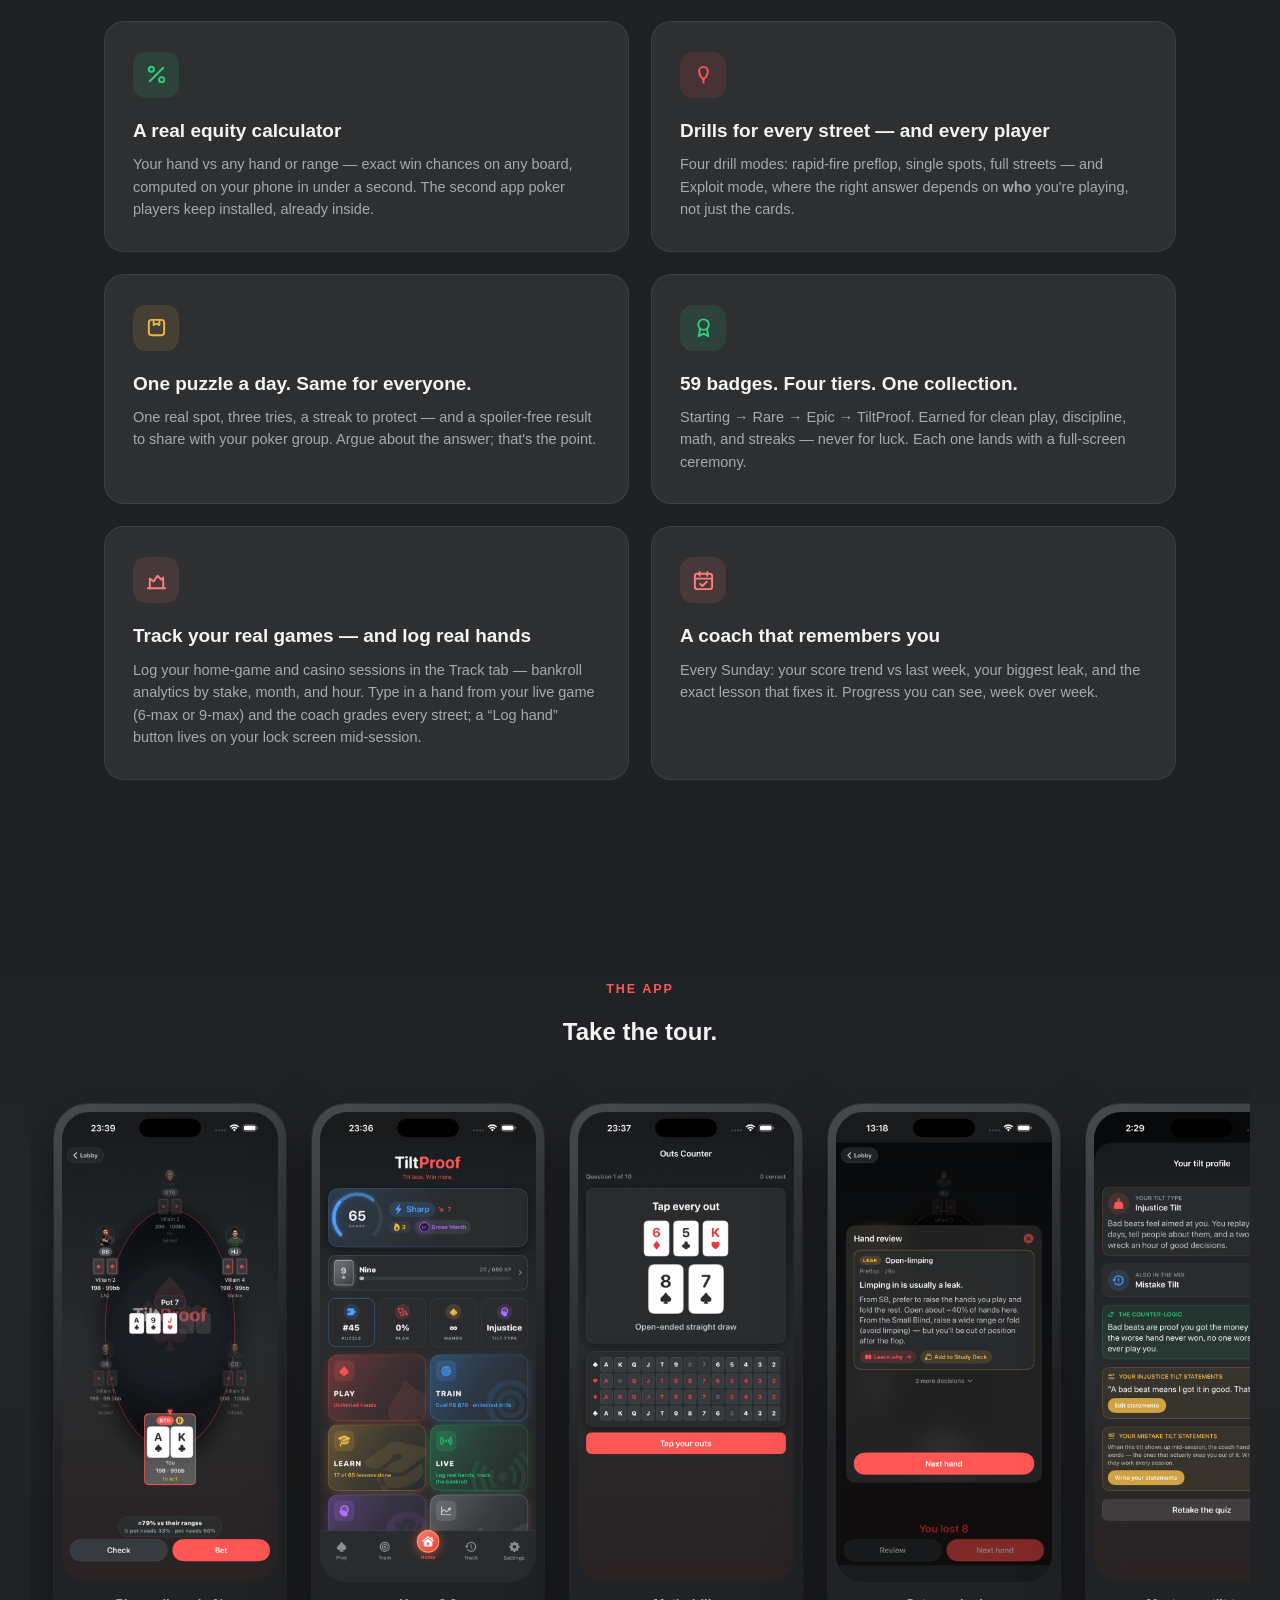
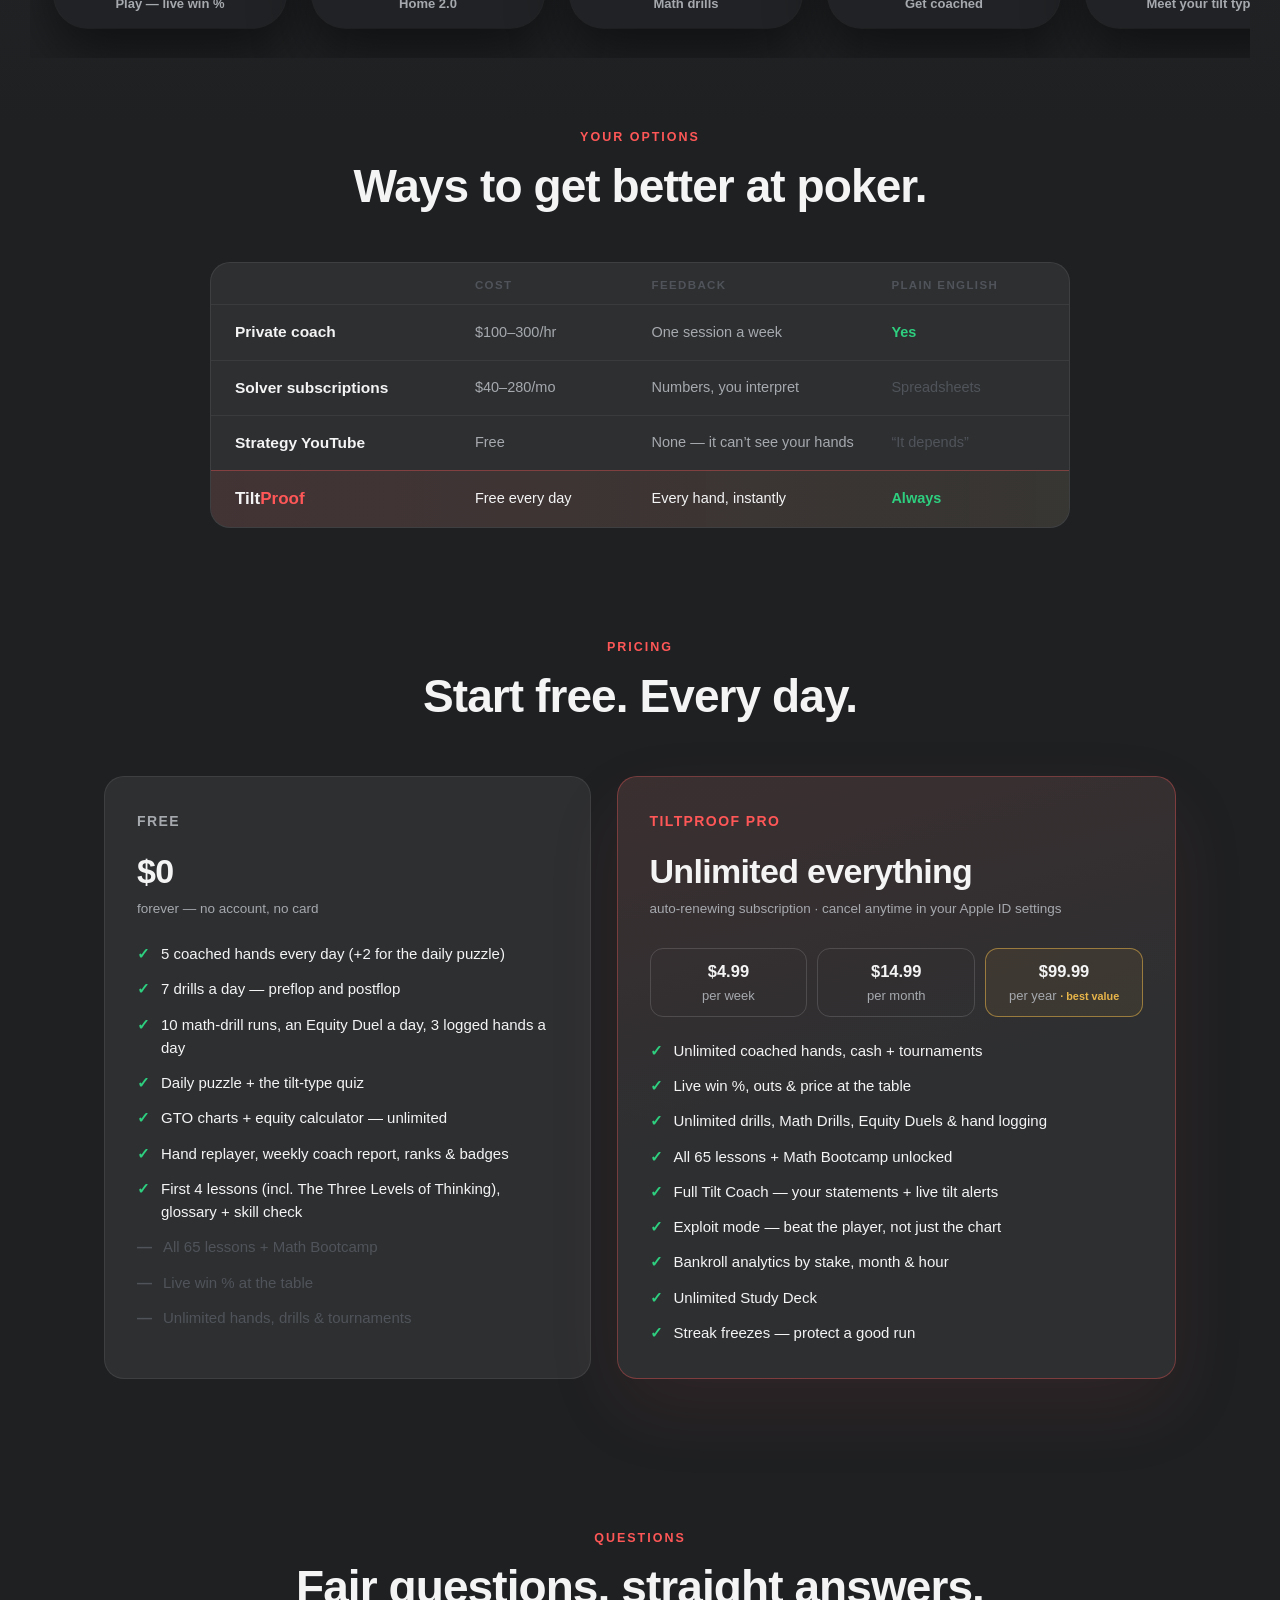
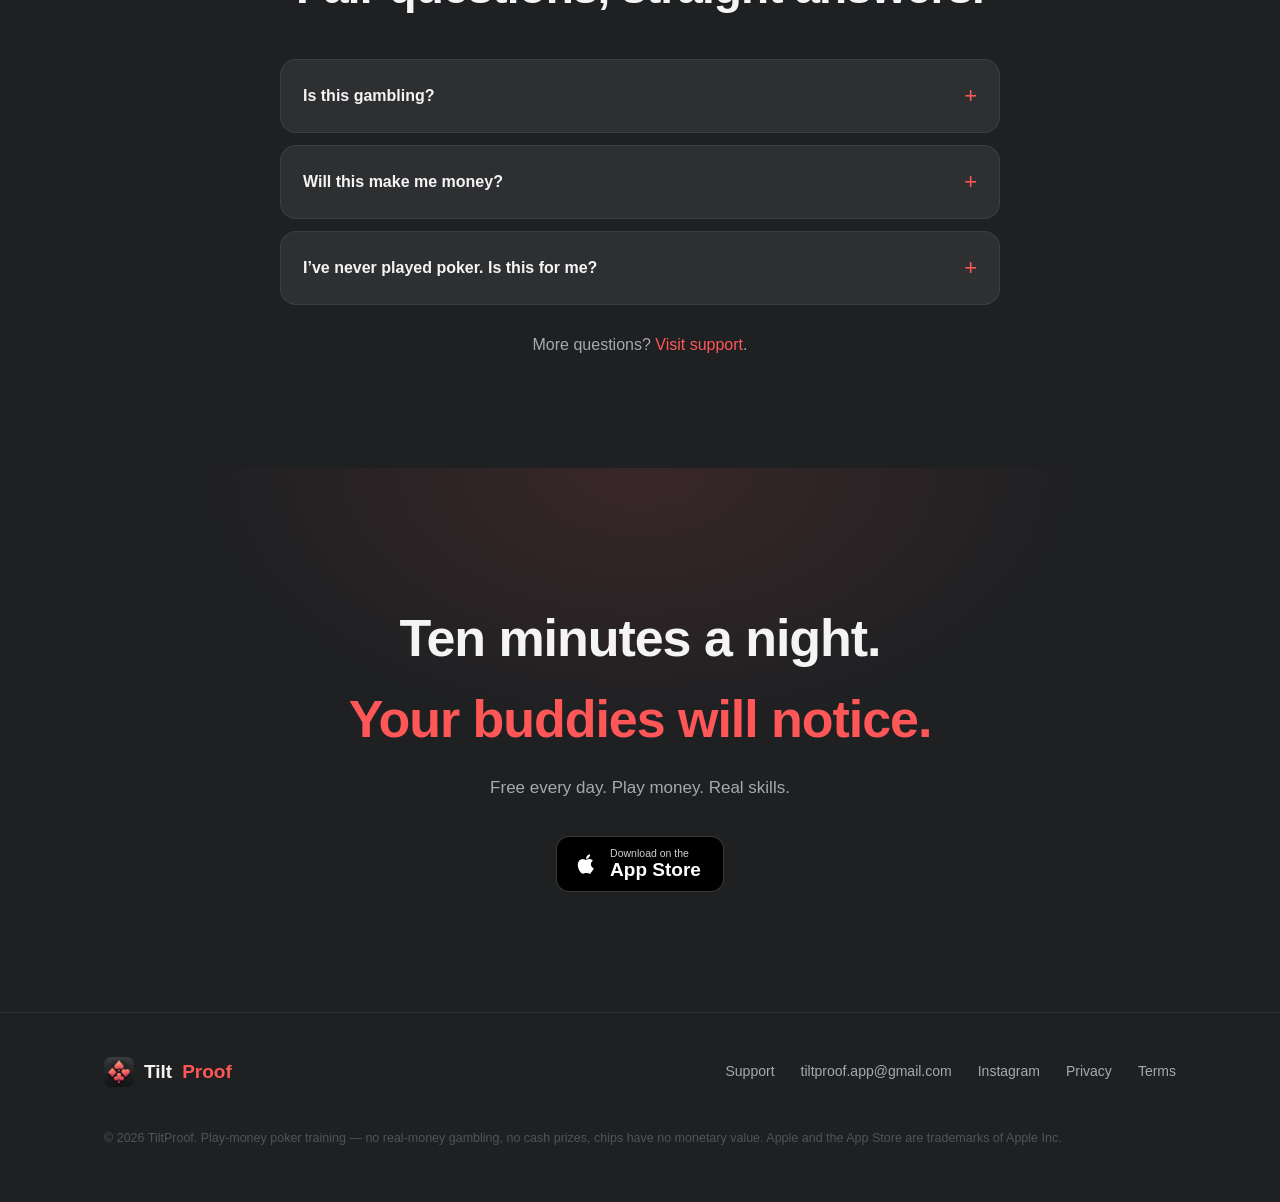
<file: features.html>
<!DOCTYPE html>
<html lang="en">
<head>
<meta charset="utf-8">
<meta name="viewport" content="width=device-width, initial-scale=1">
<title>TiltProof — Tilt less. Win more. | Poker coach in your pocket</title>
<meta name="description" content="TiltProof coaches every poker hand you play — live win % while you decide, every mistake priced in plain English. Math drills, a cooler-or-leak ruling on big losses, ranks from Deuce to Ace, your Tilt Coach, the daily puzzle. Play money, real skills.">
<meta property="og:title" content="TiltProof — Tilt less. Win more.">
<meta property="og:description" content="A poker coach in your pocket. Every hand reviewed, every mistake priced in big blinds. Play money, real skills.">
<meta property="og:image" content="https://gettiltproof.app/assets/og-card.png">
<meta property="og:image:width" content="1200">
<meta property="og:image:height" content="630">
<meta property="og:type" content="website">
<meta property="og:url" content="https://gettiltproof.app/">
<meta name="twitter:card" content="summary_large_image">
<meta name="twitter:title" content="TiltProof — Tilt less. Win more.">
<meta name="twitter:description" content="A poker coach in your pocket. Every hand reviewed, every mistake priced in big blinds. Play money, real skills.">
<meta name="twitter:image" content="https://gettiltproof.app/assets/og-card.png">
<link rel="canonical" href="https://gettiltproof.app/">
<meta name="theme-color" content="#1e2022">
<link rel="icon" href="/favicon.ico" sizes="48x48">
<link rel="icon" type="image/png" sizes="32x32" href="assets/favicon-32.png">
<link rel="icon" type="image/png" sizes="96x96" href="assets/favicon-96.png">
<link rel="icon" type="image/png" sizes="192x192" href="assets/favicon-192.png">
<link rel="apple-touch-icon" sizes="180x180" href="assets/apple-touch-icon.png">
<meta name="apple-itunes-app" content="app-id=6786891736">
<link rel="stylesheet" href="style.css?v=20260719">
</head>
<body>

<nav>
  <div class="wrap">
    <a class="brand" href="#"><img src="assets/icon.png" alt="" width="30" height="30">Tilt<em>Proof</em></a>
    <div class="nav-links">
      <a href="#coaching">Coaching</a>
      <a href="#tiltscore">TiltScore</a>
      <a href="#pricing">Pricing</a>
      <a href="support.html">Support</a>
      <a class="nav-cta" href="#get">Get the app</a>
    </div>
  </div>
</nav>

<header class="hero">
  <div class="suits" aria-hidden="true">
    <span class="suit" style="top:12%;left:6%;--s:120px;--ad:0s">♠</span>
    <span class="suit gold" style="top:64%;left:3%;--s:70px;--ad:-4s">♦</span>
    <span class="suit" style="top:20%;right:8%;--s:85px;--ad:-8s">♥</span>
    <span class="suit gold" style="top:74%;right:14%;--s:110px;--ad:-11s">♣</span>
    <span class="suit" style="top:44%;left:38%;--s:60px;--ad:-6s">♣</span>
  </div>
  <div class="wrap">
    <div>
      <div class="tagline reveal">Tilt less. Win more.</div>
      <h1 class="reveal" style="--d:.08s">A poker coach<br>in your <em>pocket.</em></h1>
      <p class="sub reveal" style="--d:.16s">Play real hands against real player types. After every hand, TiltProof tells you what you got wrong and <strong>what it cost — in big blinds, in plain English.</strong> No spreadsheets. No $300/hr.</p>
      <div class="store-row reveal" style="--d:.24s" id="get">
        <a class="store-badge" href="https://apps.apple.com/app/tiltproof-poker-coach/id6786891736" aria-label="Download on the App Store">
          <svg viewBox="0 0 24 24" fill="#fff" aria-hidden="true"><path d="M17.05 20.28c-.98.95-2.05.8-3.08.35-1.09-.46-2.09-.48-3.24 0-1.44.62-2.2.44-3.06-.35C2.79 15.25 3.51 7.59 9.05 7.31c1.35.07 2.29.74 3.08.8.94-.19 1.84-.86 3.05-.78 1.46.12 2.55.7 3.28 1.74-3.01 1.8-2.29 5.77.73 6.93-.65 1.62-1.5 3.22-3.14 4.28zM12.03 7.25c-.15-2.23 1.66-4.07 3.74-4.25.29 2.58-2.34 4.5-3.74 4.25z"/></svg>
          <span class="txt"><small>Download on the</small><span>App Store</span></span>
        </a>
        <span class="play-money-chip"><b>Play money</b> — like a chess app, for poker</span>
      </div>
    </div>
    <div class="phone-stage reveal" style="--d:.2s">
      <div class="phone">
        <div class="screen">
          <video autoplay muted loop playsinline preload="metadata" poster="assets/hero-poster.jpg" aria-label="TiltProof demo: playing a hand and getting coached on the mistake">
            <source src="assets/hero-preview.mp4" type="video/mp4">
          </video>
        </div>
      </div>
    </div>
  </div>
</header>

<section class="problem">
  <div class="wrap">
    <h2 class="reveal"><span class="strike">Solvers look like spreadsheets. Coaches cost $300 an hour. YouTube yells “it depends.”</span><br><em>You just want to stop punting.</em></h2>
    <p class="reveal" style="--d:.12s">TiltProof was built for exactly that.</p>
  </div>
</section>

<section class="rail-block" id="whats-new" style="padding:80px 0 60px">
  <div class="wrap" style="text-align:center">
    <div class="kicker reveal">New in 2.5 — the Poker Math update</div>
    <h2 class="title reveal" style="--d:.06s">Stop guessing. <em style="color:var(--coral);font-style:normal">Count.</em></h2>
    <p class="lead reveal" style="--d:.12s;margin:16px auto 0;max-width:620px">Live win % while you decide. Math drills that make you tap the actual outs. A ruling on every big loss — cooler, bad beat, or your leak. And ranks you climb by deciding well.</p>
  </div>
  <div class="rail">
    <figure class="shot" style="--d:0s;--rot:-3deg"><img src="assets/v25-table.png" alt="Live table with the win-% chip: ≈79% vs their ranges, ½ pot needs 33%" loading="lazy"><figcaption>Live win % at the table</figcaption></figure>
    <figure class="shot" style="--d:.07s;--rot:2deg"><img src="assets/v25-mathgrid.png" alt="Math drill: tap every out on a 13×4 card grid" loading="lazy"><figcaption>Tap your outs</figcaption></figure>
    <figure class="shot" style="--d:.10s;--rot:-2deg"><img src="assets/v25-verdict.png" alt="Ruling card: That was a bad beat — you got it in as a 95% favorite" loading="lazy"><figcaption>Cooler, bad beat, or leak?</figcaption></figure>
    <figure class="shot" style="--d:.13s;--rot:3deg"><img src="assets/v25-rank.png" alt="Rank page: Nine of spades, 3,380 XP, the climb to Ace" loading="lazy"><figcaption>Climb the deck</figcaption></figure>
    <figure class="shot" style="--d:.16s;--rot:-2deg"><img src="assets/v25-home.png" alt="Home 2.0 with rank bar, today strip and six categories" loading="lazy"><figcaption>Home 2.0</figcaption></figure>
    <figure class="shot" style="--d:.19s;--rot:2deg"><img src="assets/v25-logger.png" alt="Hand Logger: log a hand from your real game, 6-max or 9-max" loading="lazy"><figcaption>Log real hands</figcaption></figure>
    <figure class="shot" style="--d:.22s;--rot:-3deg"><img src="assets/v25-duel.png" alt="Equity Duel: guess how often your hand wins" loading="lazy"><figcaption>Equity Duel</figcaption></figure>
    <figure class="shot" style="--d:.25s;--rot:2deg"><img src="assets/v25-bootcamp.png" alt="Math Bootcamp: nine lessons in order, then the exam" loading="lazy"><figcaption>Math Bootcamp</figcaption></figure>
    <figure class="shot" style="--d:.28s;--rot:-2deg"><img src="assets/v25-cheatsheet.png" alt="Shareable poker-math cheat sheet" loading="lazy"><figcaption>Cheat sheet</figcaption></figure>
  </div>
</section>

<section class="block" style="padding-top:80px;padding-bottom:80px">
  <div class="wrap">
    <div class="kicker reveal" style="text-align:center">How it works</div>
    <h2 class="title reveal" style="--d:.06s;text-align:center">Three steps. Every night.</h2>
    <div class="steps">
      <div class="step reveal" style="--d:.1s">
        <div class="step-num">1</div>
        <h3>Play a real hand</h3>
        <p>Sit at a 6-max cash table or a tournament against bots that play like people — the Nit, the Station, the Maniac.</p>
      </div>
      <div class="step reveal" style="--d:.2s">
        <div class="step-num">2</div>
        <h3>See what it cost</h3>
        <p>The coach grades every decision, prices each mistake in big blinds, and explains the better line in plain English.</p>
      </div>
      <div class="step reveal" style="--d:.3s">
        <div class="step-num">3</div>
        <h3>Fix the leak</h3>
        <p>One tap opens the exact lesson. The spot comes back as a flashcard until the right play is instinct — and your TiltScore climbs.</p>
      </div>
    </div>
  </div>
</section>

<section class="block" id="coaching">
  <div class="wrap split">
    <div>
      <div class="kicker reveal">The differentiator</div>
      <h2 class="title reveal" style="--d:.06s">Every mistake gets a price tag.</h2>
      <p class="lead reveal" style="--d:.12s">After every hand, the coach names the concept, shows your equity against the price you were offered, and prices the error in big blinds. Right or wrong, you always know <b>why</b> — and there’s a lesson one tap away.</p>
      <p class="lead reveal" style="--d:.18s">Close spot? It says so. TiltProof calls coinflips coinflips — the leaks worth fixing are the ones with a real margin.</p>
    </div>
    <div class="visual">
      <div class="coach-card">
        <div class="coach-top">
          <span class="sev-chip">Mistake</span>
          <span class="cost-badge" data-count="2.4" data-decimals="1" data-prefix="−" data-suffix=" bb">−0.0 bb</span>
        </div>
        <h3>Bluff-catching vs a Station</h3>
        <div class="spot">River · K♠ 9♦ 4♦ 2♣ 7♥ — vs <b>the Calling Station</b></div>
        <div class="eq-label"><span>Your equity vs their range</span><b>~28%</b></div>
        <div class="equity-bar"><div class="equity-fill"></div><div class="equity-tick"></div></div>
        <div class="alts">
          <div class="alt best"><small>Fold</small><b>0.0 bb</b><span class="tag">BEST ✓</span></div>
          <div class="alt you"><small>Call</small><b>−2.4 bb</b><span class="tag">YOU</span></div>
          <div class="alt"><small>Raise</small><b>—</b></div>
        </div>
        <p class="coach-note"><b>Stations don’t bluff rivers.</b> When this player finally bets big, they have it — your bluff-catcher is only good against bluffs that aren’t coming.</p>
      </div>
    </div>
  </div>
</section>

<section class="block rail-block" id="tiltscore" style="padding-bottom:60px">
  <div class="wrap split">
    <div class="visual">
      <div class="gauge-stage">
        <div class="gauge-wrap">
          <svg viewBox="0 0 300 260" aria-label="TiltScore gauge animating to 76">
            <defs>
              <linearGradient id="gaugeGrad" x1="0%" y1="100%" x2="100%" y2="0%">
                <stop offset="0%" stop-color="#e23e3e"/>
                <stop offset="55%" stop-color="#ff5757"/>
                <stop offset="100%" stop-color="#e8b54a"/>
              </linearGradient>
            </defs>
            <path class="gauge-track" d="M 65.15 234.85 A 120 120 0 1 1 234.85 234.85"/>
            <path class="gauge-arc"   d="M 65.15 234.85 A 120 120 0 1 1 234.85 234.85"/>
          </svg>
          <div class="gauge-center">
            <div class="gauge-num">0</div>
            <div class="gauge-tier">On Tilt</div>
            <div class="gauge-trend">↗ +13 in two weeks</div>
          </div>
        </div>
      </div>
    </div>
    <div>
      <div class="kicker reveal">TiltScore</div>
      <h2 class="title reveal" style="--d:.06s">One score tells you if you’re actually improving.</h2>
      <p class="lead reveal" style="--d:.12s">TiltScore grades the <b>quality of your decisions</b> — not your luck. Clean hands push it up, leaks and mistakes pull it down, and the trend over your last 50 hands shows whether the work is working.</p>
      <p class="lead reveal" style="--d:.18s">Climb the tiers: On Tilt → Steady → Sharp → <b style="color:var(--good)">TiltProof</b>.</p>
    </div>
  </div>
</section>


<section class="block" id="tiltcoach">
  <div class="wrap split">
    <div>
      <div class="kicker reveal">New in 2.0</div>
      <h2 class="title reveal" style="--d:.06s">Meet your Tilt Coach.</h2>
      <p class="lead reveal" style="--d:.12s">A 2-minute quiz names your <b>tilt type</b> — the seven ways poker players sabotage themselves. Then the coach watches for yours: after a bad beat, mid-steam, exactly when good decisions usually die.</p>
      <p class="lead reveal" style="--d:.18s">Write your own anti-tilt statements when you're calm, and the app hands them back when you're not. One breath, your own words, back to the table. <b>The bad beat costs one pot. Tilt costs the night.</b></p>
    </div>
    <div class="visual reveal" style="--d:.14s">
      <img src="assets/v2-tilt-profile.png" alt="Your tilt profile: tilt type, counter-logic, and your own anti-tilt statements" loading="lazy" style="max-width:330px;width:100%;border-radius:28px;box-shadow:0 30px 80px rgba(0,0,0,.55), 0 0 90px rgba(244,89,91,.14);border:1px solid rgba(255,255,255,.08)">
    </div>
  </div>
</section>

<section class="block">
  <div class="wrap">
    <div class="kicker reveal" style="text-align:center">Everything in the box</div>
    <h2 class="title reveal" style="--d:.06s;text-align:center">Built like a coach, not a casino.</h2>
    <div class="grid4">
      <div class="feature reveal" style="--d:0s;--fc:var(--coral)">
        <div class="ico"><svg viewBox="0 0 24 24" fill="none" stroke="currentColor" stroke-width="2" stroke-linecap="round" stroke-linejoin="round" aria-hidden="true"><rect x="4" y="4" width="10" height="14" rx="2"/><path d="M15.5 5.5l3.2 1a2 2 0 0 1 1.3 2.5l-2.8 9"/><path d="M9 9.5c1.6 0 1.6 2.4 0 4.2-1.6-1.8-1.6-4.2 0-4.2z"/></svg></div>
        <h3>Real hands vs real player types</h3>
        <p>Endless 6-max cash and 9-max tournaments against the Nit, the Station, the Maniac — bots that play like people, not scripts. The coach reads them too, and tells you how to exploit each one.</p>
      </div>
      <div class="feature reveal" style="--d:.08s;--fc:var(--gold)">
        <div class="ico"><svg viewBox="0 0 24 24" fill="none" stroke="currentColor" stroke-width="2" stroke-linecap="round" stroke-linejoin="round" aria-hidden="true"><path d="M12 4L2.5 8.5 12 13l9.5-4.5z"/><path d="M6.5 10.8V15c0 1.4 2.5 2.8 5.5 2.8s5.5-1.4 5.5-2.8v-4.2"/><path d="M21.5 8.5V14"/></svg></div>
        <h3>65 lessons, zero jargon walls</h3>
        <p>From “what beats what” to advanced theory — every lesson has worked examples and a quiz. Your leaks deep-link straight into the lesson that fixes them. New: a nine-lesson Math Bootcamp with an exam at the end.</p>
      </div>
      <div class="feature reveal" style="--d:.04s;--fc:var(--coral)">
        <div class="ico"><svg viewBox="0 0 24 24" fill="none" stroke="currentColor" stroke-width="2" stroke-linecap="round" stroke-linejoin="round" aria-hidden="true"><path d="M19 5L5 19"/><circle cx="6.5" cy="6.5" r="2.5"/><circle cx="17.5" cy="17.5" r="2.5"/><path d="M3 21h18"/></svg></div>
        <h3>Live win % while you decide</h3>
        <p>Your outs, your ≈win % vs their ranges, and the price you’re being laid — on the table, before you act. When you bet, what it needs to work. After showdown, the exact street-by-street story.</p>
      </div>
      <div class="feature reveal" style="--d:.06s;--fc:var(--gold)">
        <div class="ico"><svg viewBox="0 0 24 24" fill="none" stroke="currentColor" stroke-width="2" stroke-linecap="round" stroke-linejoin="round" aria-hidden="true"><rect x="3" y="4" width="18" height="16" rx="2"/><path d="M3 9h18M8 4v16M13 4v16"/></svg></div>
        <h3>Math Drills — tap the actual outs</h3>
        <p>Five drills: count outs on a card grid (and dodge the dirty ones), price any bet on a shot clock, call or fold on pot odds, bluff break-evens, combo counting that ends in a decision. Ten questions a run, the working shown every time.</p>
      </div>
      <div class="feature reveal" style="--d:.10s;--fc:var(--good)">
        <div class="ico"><svg viewBox="0 0 24 24" fill="none" stroke="currentColor" stroke-width="2" stroke-linecap="round" stroke-linejoin="round" aria-hidden="true"><path d="M12 3v18M3 12h18M6 6l12 12M18 6L6 18"/></svg></div>
        <h3>Was it a cooler?</h3>
        <p>Lose a big pot and the app rules it — cooler, bad beat, or your leak — from the exact equities and your graded decisions. Know whether to shake it off or fix it, before tilt decides for you.</p>
      </div>
      <div class="feature reveal" style="--d:.12s;--fc:var(--coral-soft)">
        <div class="ico"><svg viewBox="0 0 24 24" fill="none" stroke="currentColor" stroke-width="2" stroke-linecap="round" stroke-linejoin="round" aria-hidden="true"><path d="M4 19V5l3 2 3-3 2 3 2-3 3 3 3-2v14z"/><path d="M8 13h8M8 16h5"/></svg></div>
        <h3>Ranks — Deuce to Ace</h3>
        <p>XP for clean hands and sharp drills; sloppy play earns nothing. Every rank-up banks free hands, and the climb unlocks card backs and table felts you actually play with.</p>
      </div>
      <div class="feature reveal" style="--d:.16s;--fc:var(--good)">
        <div class="ico"><svg viewBox="0 0 24 24" fill="none" stroke="currentColor" stroke-width="2" stroke-linecap="round" stroke-linejoin="round" aria-hidden="true"><path d="M17 2.5L20.5 6 17 9.5"/><path d="M20.5 6H8a5 5 0 0 0-5 5"/><path d="M7 21.5L3.5 18 7 14.5"/><path d="M3.5 18H16a5 5 0 0 0 5-5"/></svg></div>
        <h3>Study Deck — your worst spots, back until they’re fixed</h3>
        <p>Save any mistake as a flashcard. Spaced repetition brings it back right before you’d forget it — the same science language apps use, aimed at your leaks.</p>
      </div>
      <div class="feature reveal" style="--d:.24s;--fc:var(--coral-soft)">
        <div class="ico"><svg viewBox="0 0 24 24" fill="none" stroke="currentColor" stroke-width="2" stroke-linecap="round" stroke-linejoin="round" aria-hidden="true"><path d="M12 3s5.5 4.4 5.5 9.2a5.5 5.5 0 0 1-11 0c0-2.2 1-4.3 2.3-5.9.3 1.3 1 2.3 2 2.8C10.6 7.7 11.2 5.1 12 3z"/></svg></div>
        <h3>Streaks that respect your life</h3>
        <p>Ten minutes a night builds the habit. Daily streaks, milestones, and a heatmap of your month — with streak freezes so one busy day doesn’t erase thirty good ones.</p>
      </div>
      <div class="feature reveal" style="--d:.32s;--fc:var(--coral)">
        <div class="ico"><svg viewBox="0 0 24 24" fill="none" stroke="currentColor" stroke-width="2" stroke-linecap="round" stroke-linejoin="round" aria-hidden="true"><path d="M3 12a9 9 0 1 0 2.6-6.4L3 8"/><path d="M3 3v5h5"/><path d="M14.5 9.5l-4 2.5 4 2.5z"/></svg></div>
        <h3>Replay any hand, decision by decision</h3>
        <p>Step back through every hand you’ve played — every bet, every fold, every card — with the coaching pinned to the exact moment you made each decision.</p>
      </div>
      <div class="feature reveal" style="--d:.40s;--fc:var(--gold)">
        <div class="ico"><svg viewBox="0 0 24 24" fill="none" stroke="currentColor" stroke-width="2" stroke-linecap="round" stroke-linejoin="round" aria-hidden="true"><circle cx="12" cy="12" r="9"/><circle cx="12" cy="12" r="5"/><circle cx="12" cy="12" r="1.2" fill="currentColor" stroke="none"/></svg></div>
        <h3>Preflop drills &amp; GTO charts</h3>
        <p>Rapid-fire “open or fold?” training by position, with your accuracy tracked per seat — plus full GTO opening charts for every position and stack size, built in.</p>
      </div>
      <div class="feature reveal" style="--d:.48s;--fc:var(--good)">
        <div class="ico"><svg viewBox="0 0 24 24" fill="none" stroke="currentColor" stroke-width="2" stroke-linecap="round" stroke-linejoin="round" aria-hidden="true"><line x1="19" y1="5" x2="5" y2="19"/><circle cx="6.6" cy="6.6" r="2.7"/><circle cx="17.4" cy="17.4" r="2.7"/></svg></div>
        <h3>A real equity calculator</h3>
        <p>Your hand vs any hand or range — exact win chances on any board, computed on your phone in under a second. The second app poker players keep installed, already inside.</p>
      </div>
      <div class="feature reveal" style="--d:.64s;--fc:var(--coral)">
        <div class="ico"><svg viewBox="0 0 24 24" fill="none" stroke="currentColor" stroke-width="2" stroke-linecap="round" stroke-linejoin="round" aria-hidden="true"><path d="M12 4a4.5 4.5 0 0 1 4.5 4.5c0 3.5-2 6.5-4.5 8.5-2.5-2-4.5-5-4.5-8.5A4.5 4.5 0 0 1 12 4z"/><path d="M12 17v3.5"/></svg></div>
        <h3>Drills for every street — and every player</h3>
        <p>Four drill modes: rapid-fire preflop, single spots, full streets — and Exploit mode, where the right answer depends on <b>who</b> you're playing, not just the cards.</p>
      </div>
      <div class="feature reveal" style="--d:.72s;--fc:var(--gold)">
        <div class="ico"><svg viewBox="0 0 24 24" fill="none" stroke="currentColor" stroke-width="2" stroke-linecap="round" stroke-linejoin="round" aria-hidden="true"><rect x="4" y="4" width="16" height="16" rx="3"/><path d="M9 4v5.5l3-1.5 3 1.5V4"/></svg></div>
        <h3>One puzzle a day. Same for everyone.</h3>
        <p>One real spot, three tries, a streak to protect — and a spoiler-free result to share with your poker group. Argue about the answer; that's the point.</p>
      </div>
      <div class="feature reveal" style="--d:.80s;--fc:var(--good)">
        <div class="ico"><svg viewBox="0 0 24 24" fill="none" stroke="currentColor" stroke-width="2" stroke-linecap="round" stroke-linejoin="round" aria-hidden="true"><circle cx="12" cy="9" r="5.5"/><path d="M8.5 13.5L7 21l5-2.5L17 21l-1.5-7.5"/></svg></div>
        <h3>59 badges. Four tiers. One collection.</h3>
        <p>Starting → Rare → Epic → TiltProof. Earned for clean play, discipline, math, and streaks — never for luck. Each one lands with a full-screen ceremony.</p>
      </div>
      <div class="feature reveal" style="--d:.88s;--fc:var(--coral-soft)">
        <div class="ico"><svg viewBox="0 0 24 24" fill="none" stroke="currentColor" stroke-width="2" stroke-linecap="round" stroke-linejoin="round" aria-hidden="true"><path d="M3 20h18"/><path d="M5 20V10l4 3 4-6 4 4 2-2v11"/></svg></div>
        <h3>Track your real games — and log real hands</h3>
        <p>Log your home-game and casino sessions in the Track tab — bankroll analytics by stake, month, and hour. Type in a hand from your live game (6-max or 9-max) and the coach grades every street; a “Log hand” button lives on your lock screen mid-session.</p>
      </div>
      <div class="feature reveal" style="--d:.56s;--fc:var(--coral-soft)">
        <div class="ico"><svg viewBox="0 0 24 24" fill="none" stroke="currentColor" stroke-width="2" stroke-linecap="round" stroke-linejoin="round" aria-hidden="true"><rect x="3" y="5" width="18" height="16" rx="2.5"/><line x1="3" y1="10" x2="21" y2="10"/><line x1="8" y1="3" x2="8" y2="7"/><line x1="16" y1="3" x2="16" y2="7"/><path d="M8.5 15.5l2.3 2.3 4.7-4.6"/></svg></div>
        <h3>A coach that remembers you</h3>
        <p>Every Sunday: your score trend vs last week, your biggest leak, and the exact lesson that fixes it. Progress you can see, week over week.</p>
      </div>
    </div>
  </div>
</section>

<section class="rail-block" style="padding:90px 0 70px">
  <div class="wrap" style="text-align:center">
    <div class="kicker reveal">The app</div>
    <h2 class="title reveal" style="--d:.06s">Take the tour.</h2>
  </div>
  <div class="rail">
    <figure class="shot" style="--d:0s;--rot:-3deg"><img src="assets/v25-table.png" alt="Live table with the win-% chip and percentage-coached actions" loading="lazy"><figcaption>Play — live win %</figcaption></figure>
    <figure class="shot" style="--d:.03s;--rot:2deg"><img src="assets/v25-home.png" alt="Home 2.0: TiltScore, rank bar, today strip, six categories" loading="lazy"><figcaption>Home 2.0</figcaption></figure>
    <figure class="shot" style="--d:.05s;--rot:-2deg"><img src="assets/v25-mathgrid.png" alt="Math drill: tap the outs on a card grid" loading="lazy"><figcaption>Math drills</figcaption></figure>
    <figure class="shot" style="--d:.07s;--rot:2deg"><img src="assets/09-coaching-leak.png" alt="Coaching verdict with EV cost" loading="lazy"><figcaption>Get coached</figcaption></figure>
    <figure class="shot" style="--d:.10s;--rot:3deg"><img src="assets/v2-tilt-profile.png" alt="Your tilt profile" loading="lazy"><figcaption>Meet your tilt type</figcaption></figure>
    <figure class="shot" style="--d:.12s;--rot:-2deg"><img src="assets/v2-drill.png" alt="Postflop drill graded in frequencies" loading="lazy"><figcaption>Drill every street</figcaption></figure>
    <figure class="shot" style="--d:.13s;--rot:2deg"><img src="assets/v2-exploit.png" alt="Exploit mode: adjust to the player type" loading="lazy"><figcaption>Exploit the player</figcaption></figure>
    <figure class="shot" style="--d:.15s;--rot:-3deg"><img src="assets/v2-puzzle.png" alt="Daily puzzle" loading="lazy"><figcaption>Daily puzzle</figcaption></figure>
    <figure class="shot" style="--d:.17s;--rot:2deg"><img src="assets/v2-badges.png" alt="Badge collection: Starting, Rare, Epic, TiltProof" loading="lazy"><figcaption>Earn all 59</figcaption></figure>
    <figure class="shot" style="--d:.18s;--rot:-3deg"><img src="assets/v25-rank.png" alt="Rank page: the climb from Deuce to Ace" loading="lazy"><figcaption>Climb the ranks</figcaption></figure>
    <figure class="shot" style="--d:.19s;--rot:-2deg"><img src="assets/v2-bankroll.png" alt="Track tab bankroll ledger" loading="lazy"><figcaption>Track your bankroll</figcaption></figure>
    <figure class="shot" style="--d:.14s;--rot:-2deg"><img src="assets/18-replayer.png" alt="Hand replayer stepping through a hand with coaching pinned" loading="lazy"><figcaption>Replay any hand</figcaption></figure>
    <figure class="shot" style="--d:.21s;--rot:2deg"><img src="assets/01-home-tiltscore.png" alt="TiltScore home with the weekly coach report" loading="lazy"><figcaption>Track your score</figcaption></figure>
    <figure class="shot" style="--d:.28s;--rot:-3deg"><img src="assets/14-drill-correct.png" alt="Preflop drill with instant feedback and per-seat accuracy" loading="lazy"><figcaption>Drill preflop</figcaption></figure>
    <figure class="shot" style="--d:.35s;--rot:3deg"><img src="assets/15-gto-ranges.png" alt="GTO opening range chart by position and stack size" loading="lazy"><figcaption>GTO charts</figcaption></figure>
    <figure class="shot" style="--d:.42s;--rot:-2deg"><img src="assets/17-equity-calc.png" alt="Equity calculator showing hand vs range win chances" loading="lazy"><figcaption>Calculate equity</figcaption></figure>
    <figure class="shot" style="--d:.49s;--rot:2deg"><img src="assets/05-learn.png" alt="Learn tab with tools and lesson path" loading="lazy"><figcaption>Learn</figcaption></figure>
    <figure class="shot" style="--d:.56s;--rot:-3deg"><img src="assets/04-study-deck-reveal.png" alt="Study deck flashcard reveal" loading="lazy"><figcaption>Fix your leaks</figcaption></figure>
    <figure class="shot" style="--d:.63s;--rot:3deg"><img src="assets/16-weekly-report.png" alt="Weekly coach report with score trend and biggest leak" loading="lazy"><figcaption>Weekly report</figcaption></figure>
    <figure class="shot" style="--d:.70s;--rot:-2deg"><img src="assets/02-streak-sheet.png" alt="Streak heatmap" loading="lazy"><figcaption>Keep the streak</figcaption></figure>
  </div>
</section>

<section class="block" style="padding-top:0;padding-bottom:70px">
  <div class="wrap">
    <div class="kicker reveal" style="text-align:center">Your options</div>
    <h2 class="title reveal" style="--d:.06s;text-align:center">Ways to get better at poker.</h2>
    <div class="compare reveal" style="--d:.14s">
      <div class="cmp-row cmp-head" aria-hidden="true">
        <div></div><div>Cost</div><div>Feedback</div><div>Plain English</div>
      </div>
      <div class="cmp-row">
        <div class="cmp-name">Private coach</div>
        <div>$100–300/hr</div>
        <div>One session a week</div>
        <div class="ok">Yes</div>
      </div>
      <div class="cmp-row">
        <div class="cmp-name">Solver subscriptions</div>
        <div>$40–280/mo</div>
        <div>Numbers, you interpret</div>
        <div class="no">Spreadsheets</div>
      </div>
      <div class="cmp-row">
        <div class="cmp-name">Strategy YouTube</div>
        <div>Free</div>
        <div>None — it can’t see your hands</div>
        <div class="no">“It depends”</div>
      </div>
      <div class="cmp-row cmp-us">
        <div class="cmp-name">Tilt<em>Proof</em></div>
        <div>Free every day</div>
        <div>Every hand, instantly</div>
        <div class="ok">Always</div>
      </div>
    </div>
  </div>
</section>

<section class="block" id="pricing" style="padding-top:40px">
  <div class="wrap">
    <div class="kicker reveal" style="text-align:center">Pricing</div>
    <h2 class="title reveal" style="--d:.06s;text-align:center">Start free. Every day.</h2>
    <div class="price-grid">
      <div class="plan reveal" style="--d:.1s">
        <div class="plan-name">Free</div>
        <div class="plan-price">$0</div>
        <div class="plan-sub">forever — no account, no card</div>
        <ul>
          <li>5 coached hands every day (+2 for the daily puzzle)</li>
          <li>7 drills a day — preflop and postflop</li>
          <li>10 math-drill runs, an Equity Duel a day, 3 logged hands a day</li>
          <li>Daily puzzle + the tilt-type quiz</li>
          <li>GTO charts + equity calculator — unlimited</li>
          <li>Hand replayer, weekly coach report, ranks &amp; badges</li>
          <li>First 4 lessons (incl. The Three Levels of Thinking), glossary + skill check</li>
          <li class="dim">All 65 lessons + Math Bootcamp</li>
          <li class="dim">Live win % at the table</li>
          <li class="dim">Unlimited hands, drills &amp; tournaments</li>
        </ul>
      </div>
      <div class="plan pro reveal" style="--d:.18s">
        <div class="plan-name">TiltProof Pro</div>
        <div class="plan-price">Unlimited everything</div>
        <div class="plan-sub">auto-renewing subscription · cancel anytime in your Apple ID settings</div>
        <div class="pro-tiers">
          <div class="tier"><b>$4.99</b>per week</div>
          <div class="tier"><b>$14.99</b>per month</div>
          <div class="tier hot"><b>$99.99</b>per year <small>· best value</small></div>
        </div>
        <ul>
          <li>Unlimited coached hands, cash + tournaments</li>
          <li>Live win %, outs &amp; price at the table</li>
          <li>Unlimited drills, Math Drills, Equity Duels &amp; hand logging</li>
          <li>All 65 lessons + Math Bootcamp unlocked</li>
          <li>Full Tilt Coach — your statements + live tilt alerts</li>
          <li>Exploit mode — beat the player, not just the chart</li>
          <li>Bankroll analytics by stake, month &amp; hour</li>
          <li>Unlimited Study Deck</li>
          <li>Streak freezes — protect a good run</li>
        </ul>
      </div>
    </div>
  </div>
</section>

<section class="block" style="padding-top:40px">
  <div class="wrap">
    <div class="kicker reveal" style="text-align:center">Questions</div>
    <h2 class="title reveal" style="--d:.06s;text-align:center">Fair questions, straight answers.</h2>
    <div class="faq-list">
      <details class="reveal" style="--d:.08s">
        <summary>Is this gambling?</summary>
        <div class="a">No. TiltProof is play-money only — the chips have no cash value, can’t be bought, and can’t be cashed out. It’s a training app, like a chess app for poker — nothing of value to win or lose.</div>
      </details>
      <details class="reveal" style="--d:.14s">
        <summary>Will this make me money?</summary>
        <div class="a">We make no money promises — anyone who does is selling something. What TiltProof does is measurable: it finds your leaks, prices them, and trains them out. Your TiltScore shows whether your decisions are actually getting better.</div>
      </details>
      <details class="reveal" style="--d:.2s">
        <summary>I’ve never played poker. Is this for me?</summary>
        <div class="a">Yes — the 2-minute skill check places you, and the learning path starts at “what beats what.” The coach explains everything in plain English, and nobody’s watching you learn.</div>
      </details>
    </div>
    <p class="reveal" style="text-align:center;margin-top:28px;color:var(--muted)">More questions? <a href="support.html">Visit support</a>.</p>
  </div>
</section>

<section class="final">
  <div class="wrap">
    <h2 class="reveal">Ten minutes a night.<br><em>Your buddies will notice.</em></h2>
    <p class="reveal" style="--d:.1s">Free every day. Play money. Real skills.</p>
    <div class="reveal" style="--d:.18s">
      <a class="store-badge" href="https://apps.apple.com/app/tiltproof-poker-coach/id6786891736" aria-label="Download on the App Store" style="display:inline-flex">
        <svg viewBox="0 0 24 24" fill="#fff" aria-hidden="true"><path d="M17.05 20.28c-.98.95-2.05.8-3.08.35-1.09-.46-2.09-.48-3.24 0-1.44.62-2.2.44-3.06-.35C2.79 15.25 3.51 7.59 9.05 7.31c1.35.07 2.29.74 3.08.8.94-.19 1.84-.86 3.05-.78 1.46.12 2.55.7 3.28 1.74-3.01 1.8-2.29 5.77.73 6.93-.65 1.62-1.5 3.22-3.14 4.28zM12.03 7.25c-.15-2.23 1.66-4.07 3.74-4.25.29 2.58-2.34 4.5-3.74 4.25z"/></svg>
        <span class="txt"><small>Download on the</small><span>App Store</span></span>
      </a>
    </div>
  </div>
</section>

<footer>
  <div class="wrap">
    <a class="brand" href="#"><img src="assets/icon.png" alt="" width="30" height="30">Tilt<em>Proof</em></a>
    <div class="cols">
      <a href="support.html">Support</a>
      <a href="mailto:tiltproof.app@gmail.com">tiltproof.app@gmail.com</a>
      <a href="https://www.instagram.com/tiltproof.poker?igsh=MWRrNGJycGtxZ2xmdQ%3D%3D&utm_source=qr" rel="noopener">Instagram</a>
      <a href="privacy.html">Privacy</a>
      <a href="terms.html">Terms</a>
    </div>
    <div class="legal-line">© 2026 TiltProof. Play-money poker training — no real-money gambling, no cash prizes, chips have no monetary value. Apple and the App Store are trademarks of Apple Inc.</div>
  </div>
</footer>

<script src="campaign.js?v=20260818" defer></script>
<script src="main.js?v=20260719" defer></script>
</body>
</html>
</file>
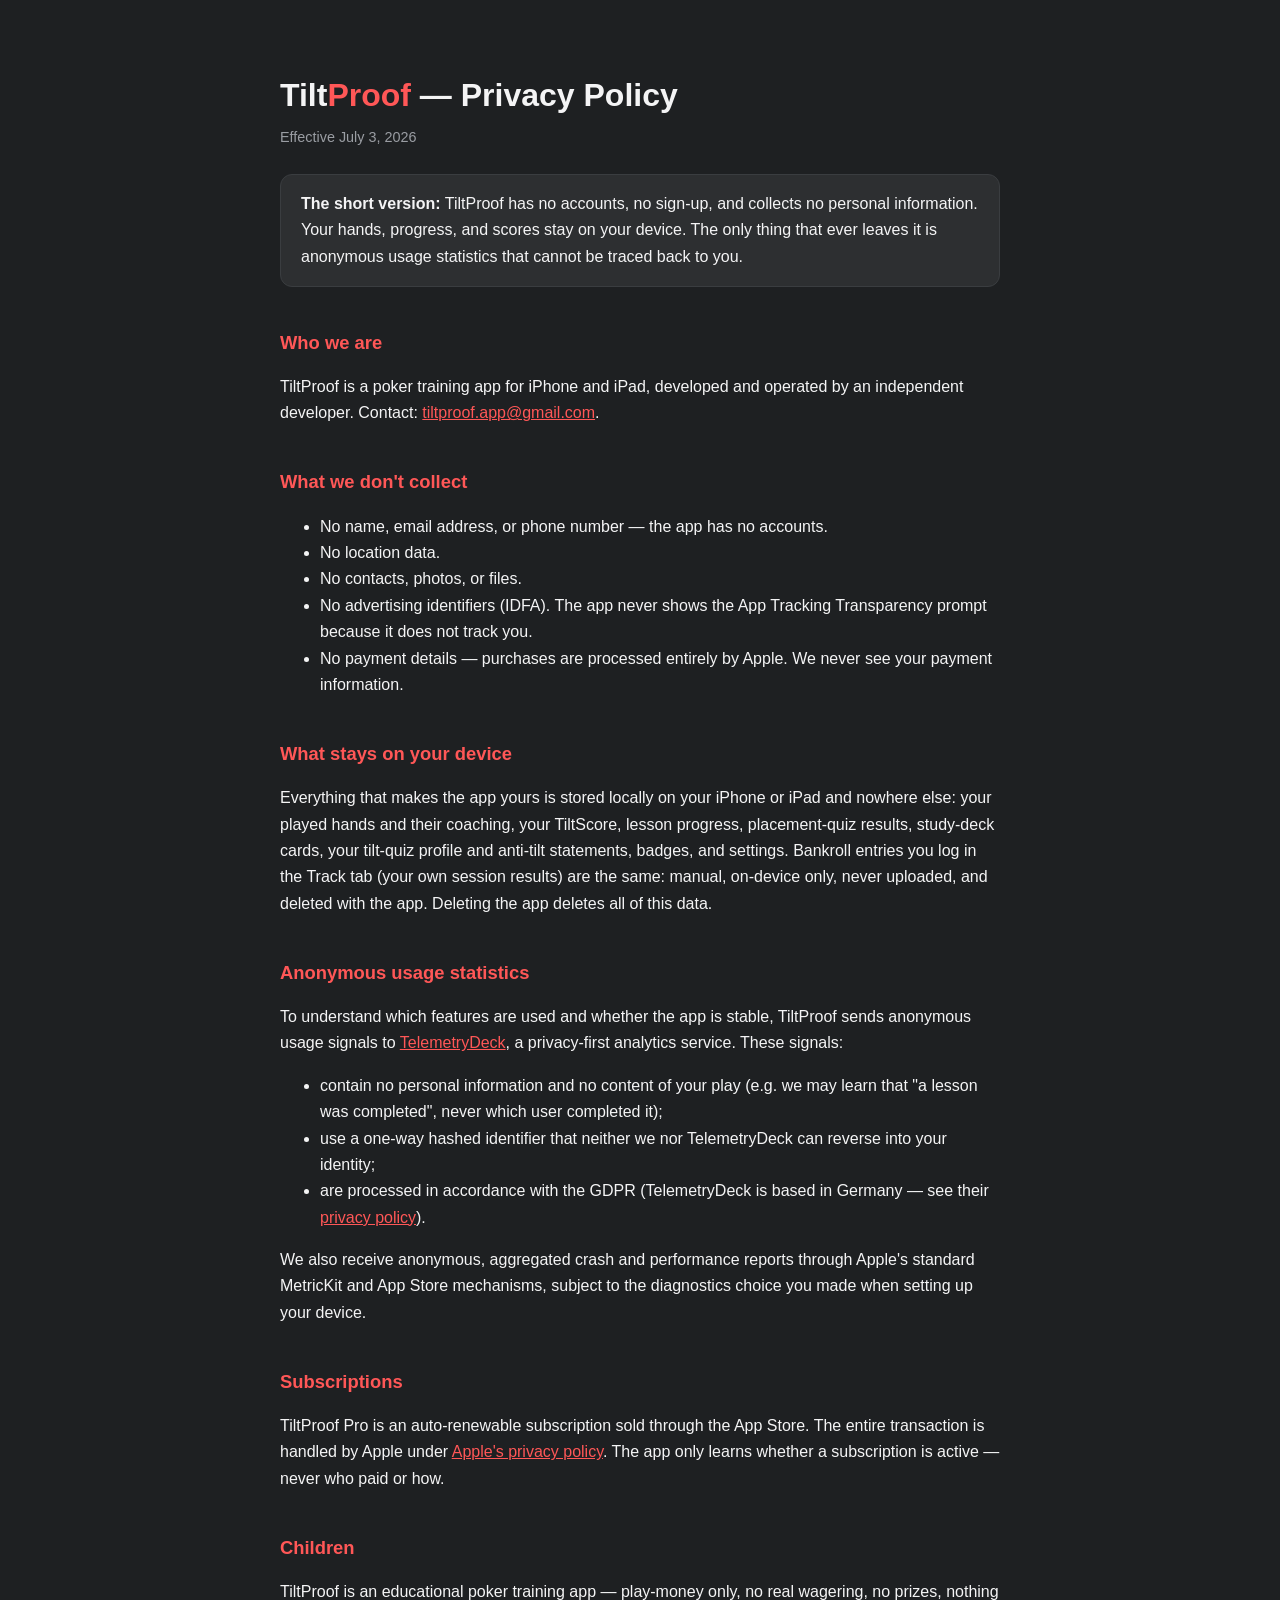
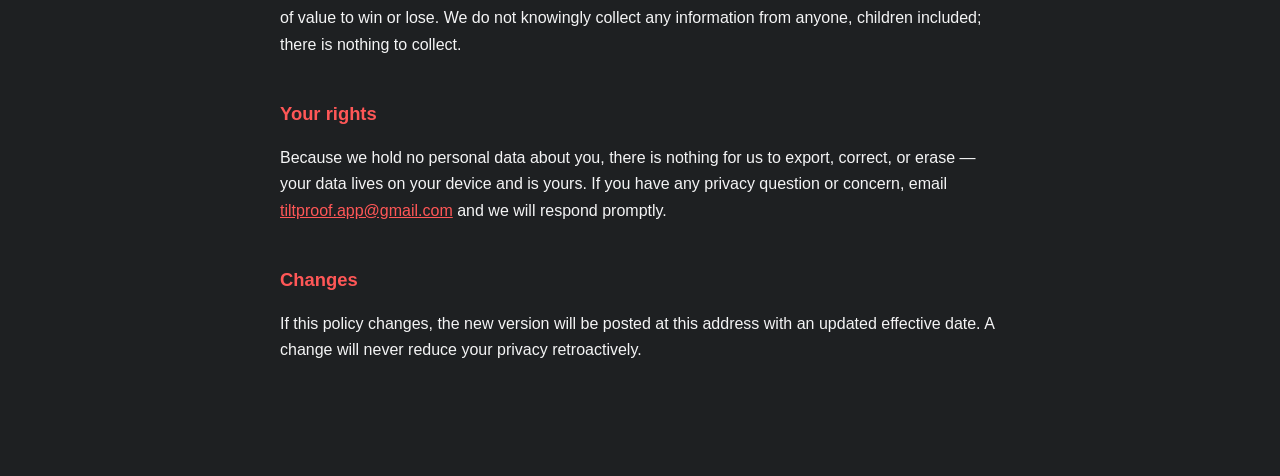
<file: privacy.html>
<!DOCTYPE html>
<html lang="en">
<head>
<meta charset="utf-8">
<meta name="viewport" content="width=device-width, initial-scale=1">
<title>Privacy Policy — TiltProof</title>
<style>
  :root { --ink:#1E2022; --charcoal:#2D2F31; --coral:#FF5757; --text:#F4F4F5; --muted:#9A9DA3; }
  body { background:var(--ink); color:var(--text); font-family:-apple-system,BlinkMacSystemFont,"Segoe UI",Roboto,sans-serif;
         line-height:1.65; margin:0; padding:0; }
  main { max-width:720px; margin:0 auto; padding:48px 24px 96px; }
  h1 { font-size:2rem; margin-bottom:0; }
  h1 .brand-a { color:var(--text); } h1 .brand-b { color:var(--coral); }
  .updated { color:var(--muted); font-size:.9rem; margin-top:4px; }
  h2 { color:var(--coral); font-size:1.15rem; margin-top:2.2em; }
  p, li { color:var(--text); }
  .card { background:var(--charcoal); border:1px solid #3A3D40; border-radius:12px; padding:16px 20px; margin:24px 0; }
  a { color:var(--coral); }
  strong { color:var(--text); }
</style>
<link rel="icon" href="/favicon.ico" sizes="48x48">
<link rel="icon" type="image/png" sizes="32x32" href="assets/favicon-32.png">
<link rel="icon" type="image/png" sizes="96x96" href="assets/favicon-96.png">
<link rel="apple-touch-icon" sizes="180x180" href="assets/apple-touch-icon.png">
</head>
<body>
<main>
  <h1><span class="brand-a">Tilt</span><span class="brand-b">Proof</span> — Privacy Policy</h1>
  <p class="updated">Effective July 3, 2026</p>

  <div class="card">
    <strong>The short version:</strong> TiltProof has no accounts, no sign-up, and collects no
    personal information. Your hands, progress, and scores stay on your device. The only thing
    that ever leaves it is anonymous usage statistics that cannot be traced back to you.
  </div>

  <h2>Who we are</h2>
  <p>TiltProof is a poker training app for iPhone and iPad, developed and operated by an
  independent developer. Contact: <a href="mailto:tiltproof.app@gmail.com">tiltproof.app@gmail.com</a>.</p>

  <h2>What we don't collect</h2>
  <ul>
    <li>No name, email address, or phone number — the app has no accounts.</li>
    <li>No location data.</li>
    <li>No contacts, photos, or files.</li>
    <li>No advertising identifiers (IDFA). The app never shows the App Tracking Transparency
        prompt because it does not track you.</li>
    <li>No payment details — purchases are processed entirely by Apple. We never see your
        payment information.</li>
  </ul>

  <h2>What stays on your device</h2>
  <p>Everything that makes the app yours is stored locally on your iPhone or iPad and nowhere
  else: your played hands and their coaching, your TiltScore, lesson progress, placement-quiz
  results, study-deck cards, your tilt-quiz profile and anti-tilt statements, badges, and
  settings. Bankroll entries you log in the Track tab (your own session results) are the same:
  manual, on-device only, never uploaded, and deleted with the app. Deleting the app deletes
  all of this data.</p>

  <h2>Anonymous usage statistics</h2>
  <p>To understand which features are used and whether the app is stable, TiltProof sends
  anonymous usage signals to <a href="https://telemetrydeck.com">TelemetryDeck</a>, a
  privacy-first analytics service. These signals:</p>
  <ul>
    <li>contain no personal information and no content of your play (e.g. we may learn that
        "a lesson was completed", never which user completed it);</li>
    <li>use a one-way hashed identifier that neither we nor TelemetryDeck can reverse into
        your identity;</li>
    <li>are processed in accordance with the GDPR (TelemetryDeck is based in Germany — see
        their <a href="https://telemetrydeck.com/privacy/">privacy policy</a>).</li>
  </ul>
  <p>We also receive anonymous, aggregated crash and performance reports through Apple's
  standard MetricKit and App Store mechanisms, subject to the diagnostics choice you made when
  setting up your device.</p>

  <h2>Subscriptions</h2>
  <p>TiltProof Pro is an auto-renewable subscription sold through the App Store. The entire
  transaction is handled by Apple under
  <a href="https://www.apple.com/legal/privacy/">Apple's privacy policy</a>. The app only
  learns whether a subscription is active — never who paid or how.</p>

  <h2>Children</h2>
  <p>TiltProof is an educational poker training app — play-money only, no real wagering,
  no prizes, nothing of value to win or lose. We do not knowingly collect any information
  from anyone, children included; there is nothing to collect.</p>

  <h2>Your rights</h2>
  <p>Because we hold no personal data about you, there is nothing for us to export, correct,
  or erase — your data lives on your device and is yours. If you have any privacy question or
  concern, email <a href="mailto:tiltproof.app@gmail.com">tiltproof.app@gmail.com</a> and we will
  respond promptly.</p>

  <h2>Changes</h2>
  <p>If this policy changes, the new version will be posted at this address with an updated
  effective date. A change will never reduce your privacy retroactively.</p>
</main>
</body>
</html>
</file>
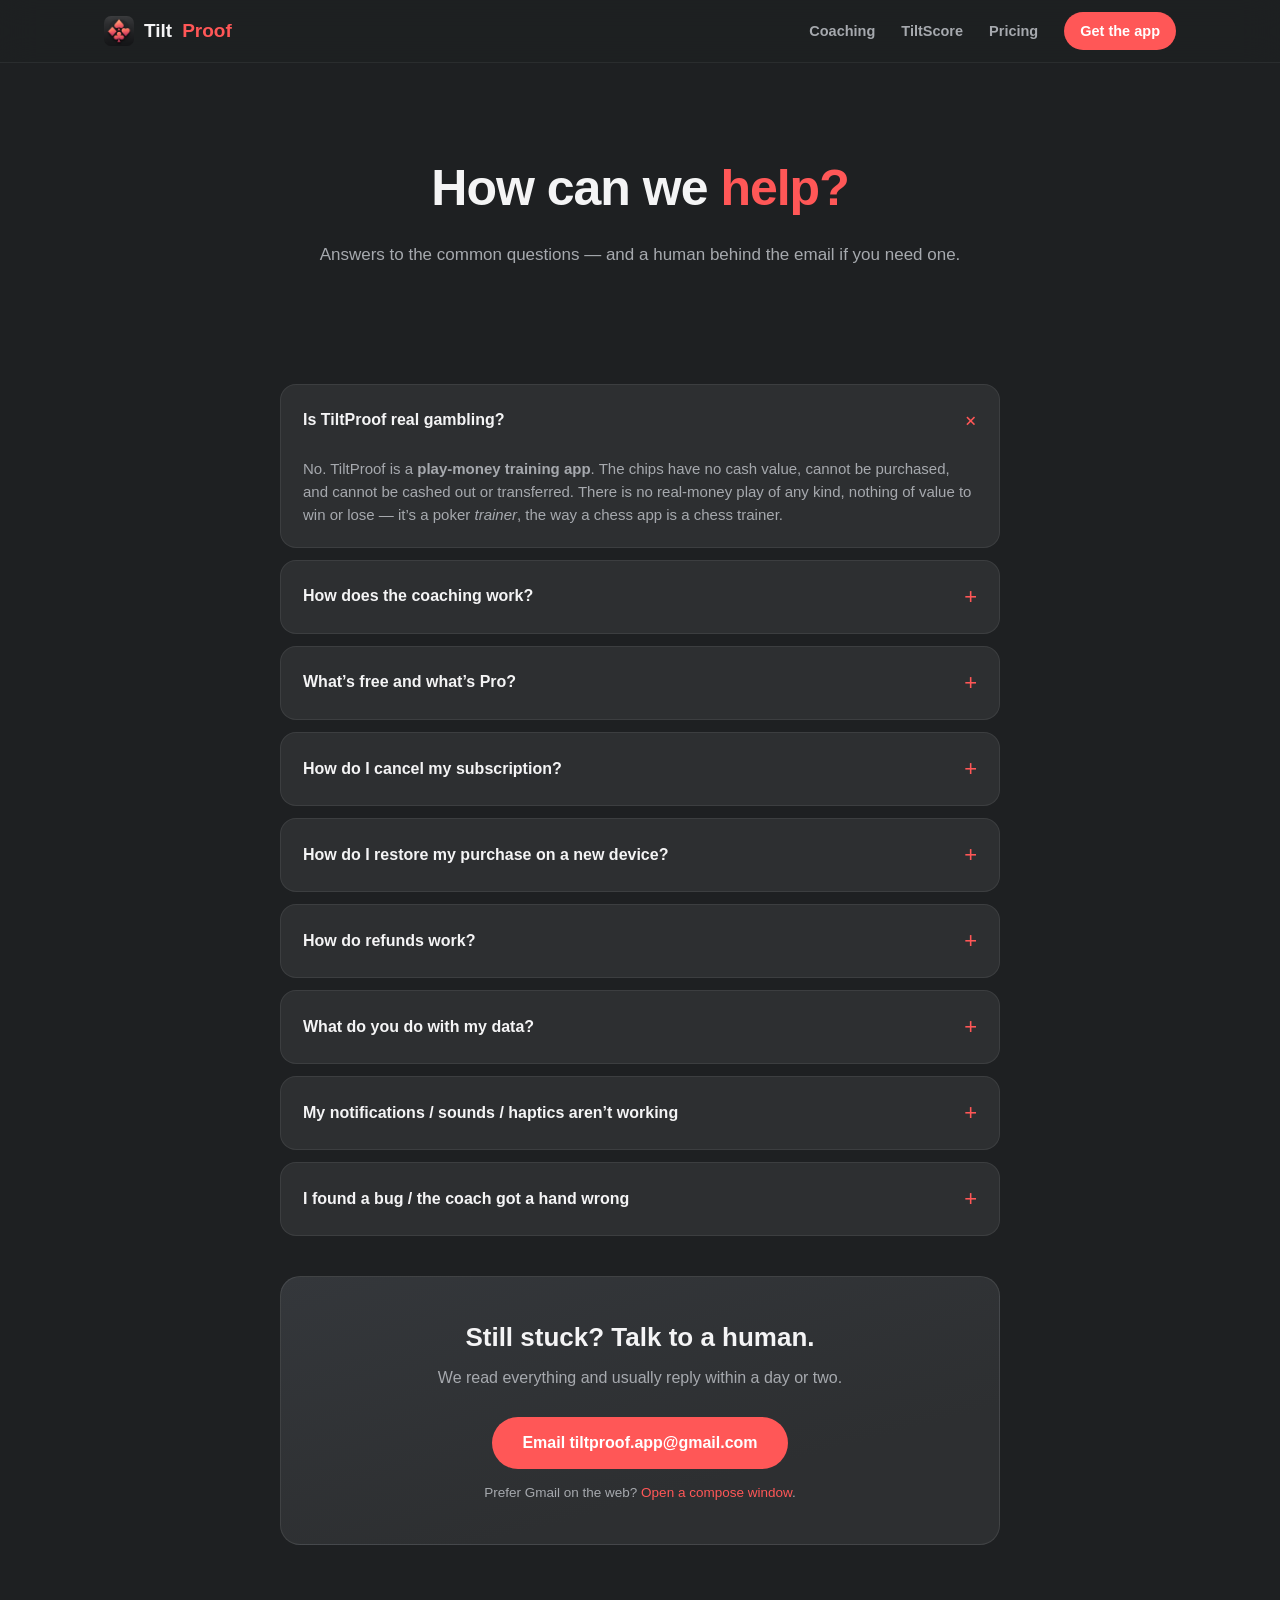
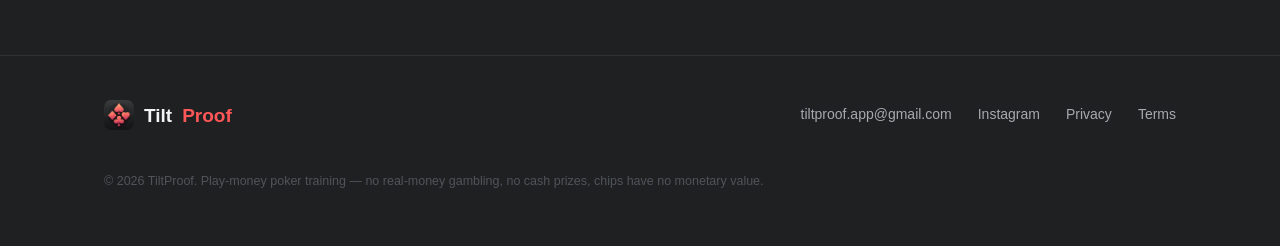
<file: support.html>
<!DOCTYPE html>
<html lang="en">
<head>
<meta charset="utf-8">
<meta name="viewport" content="width=device-width, initial-scale=1">
<title>Support — TiltProof</title>
<meta name="description" content="TiltProof support: FAQ, subscription management, and how to reach us.">
<meta name="theme-color" content="#1e2022">
<link rel="icon" href="/favicon.ico" sizes="48x48">
<link rel="icon" type="image/png" sizes="32x32" href="assets/favicon-32.png">
<link rel="icon" type="image/png" sizes="96x96" href="assets/favicon-96.png">
<link rel="apple-touch-icon" sizes="180x180" href="assets/apple-touch-icon.png">
<link rel="stylesheet" href="style.css?v=20260712">
</head>
<body>

<nav>
  <div class="wrap">
    <a class="brand" href="index.html"><img src="assets/icon.png" alt="" width="30" height="30">Tilt<em>Proof</em></a>
    <div class="nav-links">
      <a href="index.html#coaching">Coaching</a>
      <a href="index.html#tiltscore">TiltScore</a>
      <a href="index.html#pricing">Pricing</a>
      <a class="nav-cta" href="index.html#get">Get the app</a>
    </div>
  </div>
</nav>

<div class="page-head">
  <div class="wrap">
    <h1 class="reveal">How can we <em style="font-style:normal;color:var(--coral)">help?</em></h1>
    <p class="reveal" style="--d:.08s">Answers to the common questions — and a human behind the email if you need one.</p>
  </div>
</div>

<section class="block" style="padding-top:10px">
  <div class="wrap">
    <div class="faq-list">
      <details class="reveal" open>
        <summary>Is TiltProof real gambling?</summary>
        <div class="a">No. TiltProof is a <b>play-money training app</b>. The chips have no cash value, cannot be purchased, and cannot be cashed out or transferred. There is no real-money play of any kind, nothing of value to win or lose — it’s a poker <i>trainer</i>, the way a chess app is a chess trainer.</div>
      </details>
      <details class="reveal" style="--d:.05s">
        <summary>How does the coaching work?</summary>
        <div class="a">Everything runs on your device. After every hand, TiltProof analyzes each of your decisions — preflop ranges, pot odds, equity against your opponent’s likely range — and flags leaks and mistakes with their cost in big blinds, plus a plain-English explanation and a link to the lesson that fixes it. Close spots are called close spots, not mistakes.</div>
      </details>
      <details class="reveal" style="--d:.1s">
        <summary>What’s free and what’s Pro?</summary>
        <div class="a"><b>Free, every day:</b> 5 fully-coached hands (+2 for solving the daily puzzle), 7 drills, 10 math-drill runs (lifetime), one Equity Duel, 3 logged hands, the GTO opening charts, the equity calculator, the hand replayer, the weekly coach report, ranks and badges, the placement quiz, the first 4 lessons, the full glossary, TiltScore, and recent history. <b>TiltProof Pro</b> unlocks unlimited hands (cash + tournaments), unlimited drills, math drills, duels and hand logging, live win % at the table, all 65 lessons + the Math Bootcamp, the full Tilt Coach, Exploit mode, bankroll analytics, unlimited Study Deck, and streak freezes — $4.99/week, $14.99/month, or $99.99/year, auto-renewing. Pro Lifetime is a one-time $149.99.</div>
      </details>
      <details class="reveal" style="--d:.15s">
        <summary>How do I cancel my subscription?</summary>
        <div class="a">Subscriptions are handled by Apple, so canceling is instant and we can’t stop you: open <b>Settings → your name → Subscriptions → TiltProof</b>, or tap <a href="https://apps.apple.com/account/subscriptions" rel="noopener">this direct link</a>. You keep Pro until the end of the period you paid for. You can also manage it inside the app: Settings → TiltProof Pro.</div>
      </details>
      <details class="reveal" style="--d:.2s">
        <summary>How do I restore my purchase on a new device?</summary>
        <div class="a">Make sure you’re signed into the same Apple ID, then in the app go to <b>Settings → Restore purchases</b> (also available on the paywall). Entitlements come straight from the App Store, so nothing is ever lost.</div>
      </details>
      <details class="reveal" style="--d:.25s">
        <summary>How do refunds work?</summary>
        <div class="a">Refunds for App Store purchases are issued by Apple: visit <a href="https://reportaproblem.apple.com" rel="noopener">reportaproblem.apple.com</a>, sign in, and choose the TiltProof purchase. We don’t contest refund requests.</div>
      </details>
      <details class="reveal" style="--d:.3s">
        <summary>What do you do with my data?</summary>
        <div class="a">Almost nothing — by design. Your hands, progress, and score live <b>on your device</b>. There are no accounts and no tracking; we collect only anonymous usage statistics (like “a lesson was completed”) that are never linked to you, and crash reports. No ads, no data sales, no ATT prompt. Details in the <a href="privacy.html">Privacy Policy</a>.</div>
      </details>
      <details class="reveal" style="--d:.35s">
        <summary>My notifications / sounds / haptics aren’t working</summary>
        <div class="a">Check the in-app toggles first (Settings → Notifications, and the volume/haptics sliders). For notifications, also check iOS Settings → Notifications → TiltProof. Haptics require a physical iPhone and are reduced when Low Power Mode is on.</div>
      </details>
      <details class="reveal" style="--d:.4s">
        <summary>I found a bug / the coach got a hand wrong</summary>
        <div class="a">We want to know — especially about coaching verdicts. Use <b>Settings → Feedback &amp; support</b> in the app (it pre-fills the details we need), or email us below with your device model and roughly what happened.</div>
      </details>
    </div>

    <div class="contact-card reveal">
      <h2 style="font-size:26px;font-weight:830;margin-bottom:8px">Still stuck? Talk to a human.</h2>
      <p style="color:var(--muted);margin-bottom:26px">We read everything and usually reply within a day or two.</p>
      <a class="btn-coral" href="mailto:tiltproof.app@gmail.com?subject=TiltProof%20support">Email tiltproof.app@gmail.com</a>
      <span class="alt-link">Prefer Gmail on the web? <a href="https://mail.google.com/mail/?view=cm&to=tiltproof.app@gmail.com&su=TiltProof%20support" rel="noopener">Open a compose window</a>.</span>
    </div>
  </div>
</section>

<footer>
  <div class="wrap">
    <a class="brand" href="index.html"><img src="assets/icon.png" alt="" width="30" height="30">Tilt<em>Proof</em></a>
    <div class="cols">
      <a href="mailto:tiltproof.app@gmail.com">tiltproof.app@gmail.com</a>
      <a href="https://www.instagram.com/tiltproof.poker?igsh=MWRrNGJycGtxZ2xmdQ%3D%3D&utm_source=qr" rel="noopener">Instagram</a>
      <a href="privacy.html">Privacy</a>
      <a href="terms.html">Terms</a>
    </div>
    <div class="legal-line">© 2026 TiltProof. Play-money poker training — no real-money gambling, no cash prizes, chips have no monetary value.</div>
  </div>
</footer>

<script src="main.js?v=20260712" defer></script>
</body>
</html>
</file>
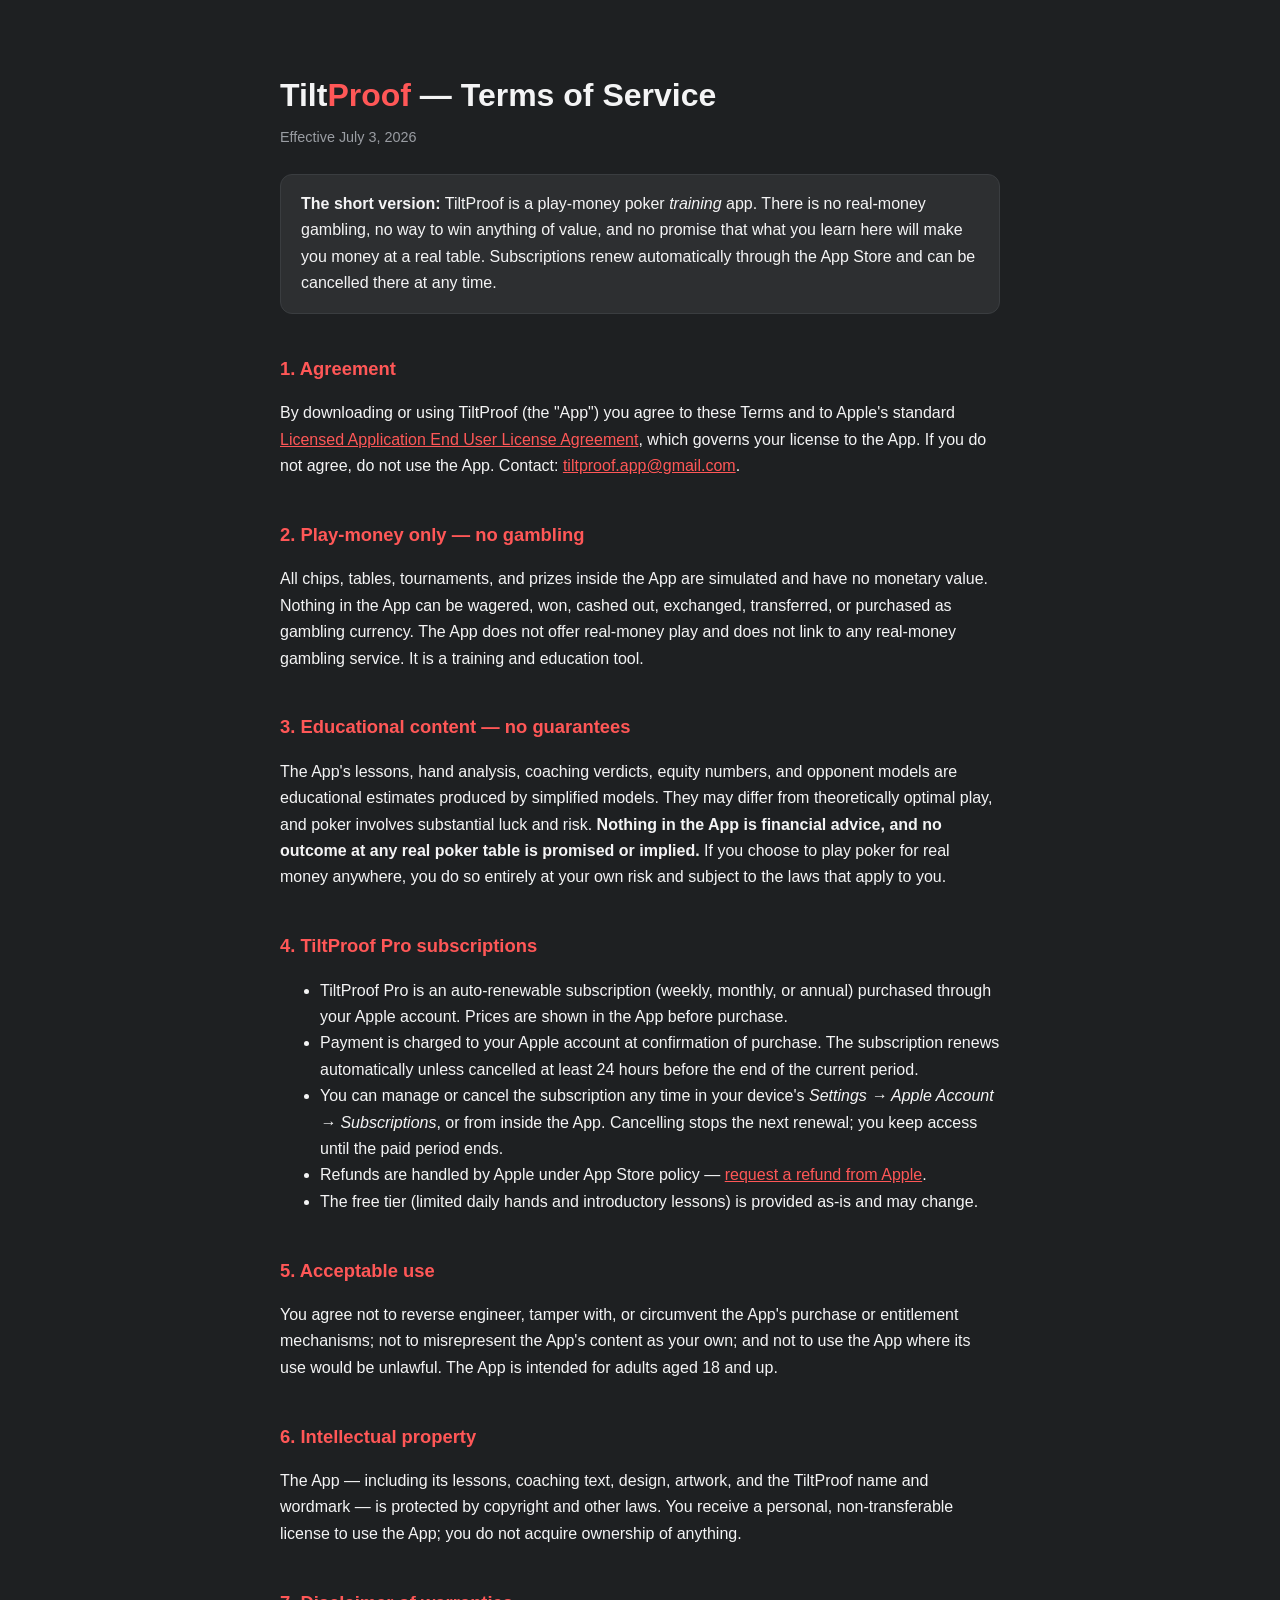
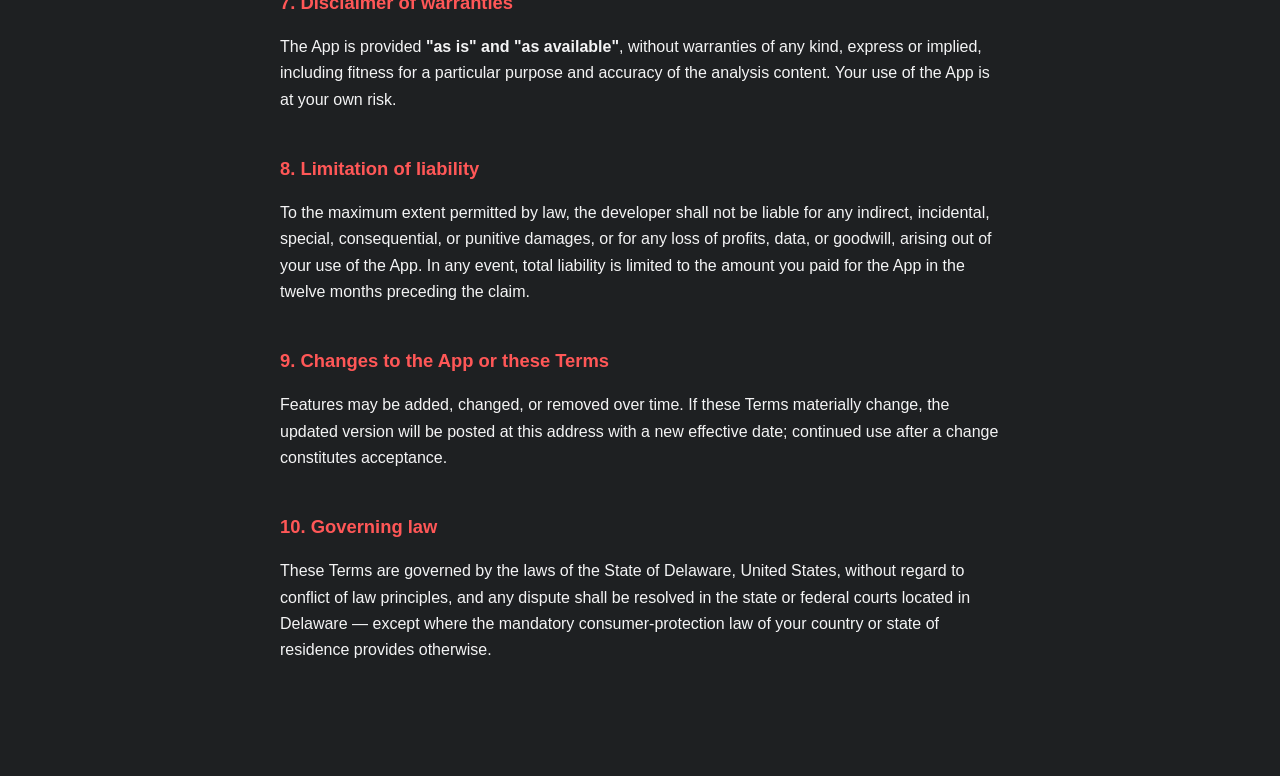
<file: terms.html>
<!DOCTYPE html>
<html lang="en">
<head>
<meta charset="utf-8">
<meta name="viewport" content="width=device-width, initial-scale=1">
<title>Terms of Service — TiltProof</title>
<style>
  :root { --ink:#1E2022; --charcoal:#2D2F31; --coral:#FF5757; --text:#F4F4F5; --muted:#9A9DA3; }
  body { background:var(--ink); color:var(--text); font-family:-apple-system,BlinkMacSystemFont,"Segoe UI",Roboto,sans-serif;
         line-height:1.65; margin:0; padding:0; }
  main { max-width:720px; margin:0 auto; padding:48px 24px 96px; }
  h1 { font-size:2rem; margin-bottom:0; }
  h1 .brand-a { color:var(--text); } h1 .brand-b { color:var(--coral); }
  .updated { color:var(--muted); font-size:.9rem; margin-top:4px; }
  h2 { color:var(--coral); font-size:1.15rem; margin-top:2.2em; }
  p, li { color:var(--text); }
  .card { background:var(--charcoal); border:1px solid #3A3D40; border-radius:12px; padding:16px 20px; margin:24px 0; }
  a { color:var(--coral); }
  strong { color:var(--text); }
</style>
<link rel="icon" href="/favicon.ico" sizes="48x48">
<link rel="icon" type="image/png" sizes="32x32" href="assets/favicon-32.png">
<link rel="icon" type="image/png" sizes="96x96" href="assets/favicon-96.png">
<link rel="apple-touch-icon" sizes="180x180" href="assets/apple-touch-icon.png">
</head>
<body>
<main>
  <h1><span class="brand-a">Tilt</span><span class="brand-b">Proof</span> — Terms of Service</h1>
  <p class="updated">Effective July 3, 2026</p>

  <div class="card">
    <strong>The short version:</strong> TiltProof is a play-money poker <em>training</em> app.
    There is no real-money gambling, no way to win anything of value, and no promise that what
    you learn here will make you money at a real table. Subscriptions renew automatically
    through the App Store and can be cancelled there at any time.
  </div>

  <h2>1. Agreement</h2>
  <p>By downloading or using TiltProof (the "App") you agree to these Terms and to Apple's
  standard <a href="https://www.apple.com/legal/internet-services/itunes/dev/stdeula/">Licensed
  Application End User License Agreement</a>, which governs your license to the App. If you do
  not agree, do not use the App. Contact:
  <a href="mailto:tiltproof.app@gmail.com">tiltproof.app@gmail.com</a>.</p>

  <h2>2. Play-money only — no gambling</h2>
  <p>All chips, tables, tournaments, and prizes inside the App are simulated and have no
  monetary value. Nothing in the App can be wagered, won, cashed out, exchanged, transferred,
  or purchased as gambling currency. The App does not offer real-money play and does not link
  to any real-money gambling service. It is a training and education tool.</p>

  <h2>3. Educational content — no guarantees</h2>
  <p>The App's lessons, hand analysis, coaching verdicts, equity numbers, and opponent models
  are educational estimates produced by simplified models. They may differ from
  theoretically optimal play, and poker involves substantial luck and risk. <strong>Nothing in
  the App is financial advice, and no outcome at any real poker table is promised or
  implied.</strong> If you choose to play poker for real money anywhere, you do so entirely at
  your own risk and subject to the laws that apply to you.</p>

  <h2>4. TiltProof Pro subscriptions</h2>
  <ul>
    <li>TiltProof Pro is an auto-renewable subscription (weekly, monthly, or annual) purchased
        through your Apple account. Prices are shown in the App before purchase.</li>
    <li>Payment is charged to your Apple account at confirmation of purchase. The subscription
        renews automatically unless cancelled at least 24 hours before the end of the current
        period.</li>
    <li>You can manage or cancel the subscription any time in your device's
        <em>Settings&nbsp;→ Apple&nbsp;Account → Subscriptions</em>, or from inside the App.
        Cancelling stops the next renewal; you keep access until the paid period ends.</li>
    <li>Refunds are handled by Apple under App Store policy —
        <a href="https://support.apple.com/en-us/118223">request a refund from Apple</a>.</li>
    <li>The free tier (limited daily hands and introductory lessons) is provided as-is and may
        change.</li>
  </ul>

  <h2>5. Acceptable use</h2>
  <p>You agree not to reverse engineer, tamper with, or circumvent the App's purchase or
  entitlement mechanisms; not to misrepresent the App's content as your own; and not to use
  the App where its use would be unlawful. The App is intended for adults aged 18 and up.</p>

  <h2>6. Intellectual property</h2>
  <p>The App — including its lessons, coaching text, design, artwork, and the TiltProof name
  and wordmark — is protected by copyright and other laws. You receive a personal,
  non-transferable license to use the App; you do not acquire ownership of anything.</p>

  <h2>7. Disclaimer of warranties</h2>
  <p>The App is provided <strong>"as is" and "as available"</strong>, without warranties of
  any kind, express or implied, including fitness for a particular purpose and accuracy of
  the analysis content. Your use of the App is at your own risk.</p>

  <h2>8. Limitation of liability</h2>
  <p>To the maximum extent permitted by law, the developer shall not be liable for any
  indirect, incidental, special, consequential, or punitive damages, or for any loss of
  profits, data, or goodwill, arising out of your use of the App. In any event, total
  liability is limited to the amount you paid for the App in the twelve months preceding the
  claim.</p>

  <h2>9. Changes to the App or these Terms</h2>
  <p>Features may be added, changed, or removed over time. If these Terms materially change,
  the updated version will be posted at this address with a new effective date; continued use
  after a change constitutes acceptance.</p>

  <h2>10. Governing law</h2>
  <p>These Terms are governed by the laws of the State of Delaware, United States, without
  regard to conflict of law principles, and any dispute shall be resolved in the state or
  federal courts located in Delaware — except where the mandatory consumer-protection law of
  your country or state of residence provides otherwise.</p>
</main>
</body>
</html>
</file>
<file: style.css>
/* TiltProof — landing site. Tokens mirror TiltProof/Theme.swift exactly. */

:root {
  --ink: #1e2022;
  --charcoal: #2d2f31;
  --raised: #3a3d40;
  --slate: #50545a;
  --coral: #ff5757;
  --coral-soft: #ff7d7d;
  --coral-deep: #e23e3e;
  --gold: #e8b54a;
  --good: #2ecf7f;
  --leak: #f6b73c;
  --mistake: #e5484d;
  --sky: #6cb8f6;
  --text: #f4f4f5;
  --muted: #a6a9ae;
  --radius: 20px;
  --font: -apple-system, BlinkMacSystemFont, "SF Pro Display", "Segoe UI", Roboto, Helvetica, Arial, sans-serif;
}

* { margin: 0; padding: 0; box-sizing: border-box; }
html { scroll-behavior: smooth; }

body {
  background: var(--ink);
  color: var(--text);
  font-family: var(--font);
  line-height: 1.55;
  overflow-x: hidden;
  -webkit-font-smoothing: antialiased;
}

::selection { background: rgba(255, 87, 87, 0.35); }

a { color: var(--coral); text-decoration: none; }
a:hover { color: var(--coral-soft); }

.wrap { max-width: 1120px; margin: 0 auto; padding: 0 24px; }

/* ---------- reveal-on-scroll system ---------- */
.reveal {
  opacity: 0;
  transform: translateY(28px);
  transition: opacity 0.7s cubic-bezier(0.22, 1, 0.36, 1), transform 0.7s cubic-bezier(0.22, 1, 0.36, 1);
  transition-delay: var(--d, 0s);
}
.reveal.in { opacity: 1; transform: none; }

/* ---------- nav ---------- */
nav {
  position: fixed; top: 0; left: 0; right: 0; z-index: 50;
  backdrop-filter: blur(18px);
  -webkit-backdrop-filter: blur(18px);
  background: rgba(30, 32, 34, 0.72);
  border-bottom: 1px solid rgba(255, 255, 255, 0.06);
}
nav .wrap { display: flex; align-items: center; justify-content: space-between; height: 62px; }
.brand { display: flex; align-items: center; gap: 10px; font-weight: 800; font-size: 19px; color: var(--text); }
.brand img { width: 30px; height: 30px; border-radius: 7px; }
.brand em { font-style: normal; color: var(--coral); }
.nav-links { display: flex; gap: 26px; align-items: center; font-size: 14.5px; font-weight: 600; }
.nav-links a { color: var(--muted); }
.nav-links a:hover { color: var(--text); }
.nav-cta {
  background: var(--coral); color: #fff !important;
  padding: 8px 16px; border-radius: 99px; font-weight: 700;
  transition: transform 0.2s, box-shadow 0.2s;
}
.nav-cta:hover { transform: translateY(-1px); box-shadow: 0 6px 22px rgba(255, 87, 87, 0.4); }

/* ---------- hero ---------- */
header.hero {
  position: relative;
  min-height: 100svh;
  display: flex; align-items: center;
  padding: 110px 0 70px;
  background:
    radial-gradient(1100px 620px at 78% 18%, rgba(255, 87, 87, 0.10), transparent 62%),
    radial-gradient(900px 700px at 12% 88%, rgba(232, 181, 74, 0.05), transparent 60%),
    var(--ink);
  overflow: hidden;
}
.suits { position: absolute; inset: 0; pointer-events: none; z-index: 0; }
.suit {
  position: absolute; font-size: var(--s, 90px); opacity: 0.05;
  color: var(--coral);
  animation: drift 16s ease-in-out infinite alternate;
  animation-delay: var(--ad, 0s);
  will-change: transform;
}
.suit.gold { color: var(--gold); }
@keyframes drift {
  from { transform: translateY(-14px) rotate(-7deg); }
  to   { transform: translateY(16px) rotate(8deg); }
}

.hero .wrap { display: grid; grid-template-columns: 1.05fr 0.95fr; gap: 48px; align-items: center; position: relative; z-index: 1; }

.hero h1 { font-size: clamp(38px, 5.2vw, 62px); line-height: 1.06; font-weight: 850; letter-spacing: -0.02em; }
.hero h1 em { font-style: normal; color: var(--coral); }
.hero .tagline {
  display: inline-flex; align-items: center; gap: 8px;
  font-size: 13px; font-weight: 700; letter-spacing: 0.14em; text-transform: uppercase;
  color: var(--gold); margin-bottom: 18px;
}
.hero .tagline::before { content: ""; width: 26px; height: 2px; background: var(--gold); border-radius: 2px; }
.hero p.sub { margin: 22px 0 30px; font-size: 18.5px; color: var(--muted); max-width: 480px; }
.hero p.sub strong { color: var(--text); font-weight: 650; }

.store-row { display: flex; align-items: center; gap: 18px; flex-wrap: wrap; }
.store-badge {
  display: inline-flex; align-items: center; gap: 11px;
  background: #000; border: 1px solid rgba(255, 255, 255, 0.22);
  border-radius: 13px; padding: 10px 22px 10px 16px; color: #fff !important;
  transition: transform 0.2s, box-shadow 0.2s;
}
.store-badge:hover { transform: translateY(-2px); box-shadow: 0 10px 30px rgba(0, 0, 0, 0.5); }
.store-badge svg { width: 26px; height: 26px; }
.store-badge .txt { line-height: 1.15; text-align: left; }
.store-badge .txt small { display: block; font-size: 10.5px; color: #cfcfd2; }
.store-badge .txt span { font-size: 19px; font-weight: 650; }
.play-money-chip {
  font-size: 12.5px; color: var(--muted);
  border: 1px solid rgba(255, 255, 255, 0.14); border-radius: 99px; padding: 7px 14px;
}
.play-money-chip b { color: var(--good); font-weight: 700; }

/* phone mockup */
.phone-stage { display: flex; justify-content: center; perspective: 1100px; }
.phone {
  width: min(310px, 78vw); aspect-ratio: 1320 / 2868;
  border-radius: 46px; padding: 11px;
  background: linear-gradient(160deg, #46494d, #202225 60%);
  box-shadow:
    0 40px 90px rgba(0, 0, 0, 0.6),
    0 0 0 1px rgba(255, 255, 255, 0.09),
    0 0 120px rgba(255, 87, 87, 0.12);
  transform-style: preserve-3d;
  animation: float 7s ease-in-out infinite alternate;
  will-change: transform;
}
.phone .screen { width: 100%; height: 100%; border-radius: 36px; overflow: hidden; background: var(--ink); position: relative; }
.phone .screen img { width: 100%; height: 100%; object-fit: cover; display: block; position: absolute; inset: 0; opacity: 0; transition: opacity 0.9s ease; }
.phone .screen img.on { opacity: 1; }
@keyframes float { from { transform: translateY(-10px) rotateY(-4deg) rotateX(1.5deg); } to { transform: translateY(10px) rotateY(4deg) rotateX(-1.5deg); } }

/* ---------- problem strip ---------- */
.problem {
  background: linear-gradient(180deg, var(--ink), #232528 50%, var(--ink));
  padding: 110px 0; text-align: center;
}
.problem h2 { font-size: clamp(26px, 3.6vw, 42px); font-weight: 800; line-height: 1.25; max-width: 880px; margin: 0 auto; letter-spacing: -0.01em; }
.problem h2 .strike { color: var(--muted); }
.problem h2 em { font-style: normal; color: var(--coral); }
.problem p { color: var(--muted); margin-top: 18px; font-size: 17px; }

/* ---------- section scaffolding ---------- */
section.block { padding: 110px 0; position: relative; }
.kicker {
  font-size: 12.5px; font-weight: 800; letter-spacing: 0.16em; text-transform: uppercase;
  color: var(--coral); margin-bottom: 14px;
}
.block h2.title { font-size: clamp(30px, 4vw, 46px); font-weight: 830; letter-spacing: -0.02em; line-height: 1.1; }
.block p.lead { color: var(--muted); font-size: 17.5px; margin-top: 16px; max-width: 520px; }
.split { display: grid; grid-template-columns: 1fr 1fr; gap: 64px; align-items: center; }

/* ---------- coaching card (live recreation) ---------- */
.coach-card {
  background: linear-gradient(165deg, #34373b, var(--charcoal) 70%);
  border: 1px solid rgba(255, 255, 255, 0.09);
  border-radius: var(--radius);
  padding: 26px;
  max-width: 460px;
  box-shadow: 0 30px 70px rgba(0, 0, 0, 0.45);
  margin: 0 auto;
}
.coach-top { display: flex; align-items: center; justify-content: space-between; margin-bottom: 6px; }
.sev-chip {
  font-size: 12px; font-weight: 800; letter-spacing: 0.06em; text-transform: uppercase;
  color: var(--mistake); background: rgba(229, 72, 77, 0.14);
  border: 1px solid rgba(229, 72, 77, 0.4);
  padding: 5px 12px; border-radius: 99px;
}
.cost-badge {
  font-variant-numeric: tabular-nums;
  font-size: 21px; font-weight: 850; color: var(--mistake);
  background: rgba(229, 72, 77, 0.1); border-radius: 12px; padding: 4px 12px;
}
.coach-card h3 { font-size: 21px; font-weight: 800; margin: 10px 0 2px; }
.coach-card .spot { font-size: 13.5px; color: var(--muted); margin-bottom: 20px; }
.coach-card .spot b { color: var(--gold); font-weight: 700; }

.eq-label { display: flex; justify-content: space-between; font-size: 12.5px; color: var(--muted); margin-bottom: 7px; }
.eq-label b { color: var(--text); }
.equity-bar { position: relative; height: 14px; border-radius: 99px; background: var(--raised); overflow: visible; }
.equity-fill {
  position: absolute; inset: 0 auto 0 0; width: 0;
  border-radius: 99px;
  background: linear-gradient(90deg, var(--coral-deep), var(--mistake));
  transition: width 1.4s cubic-bezier(0.22, 1, 0.36, 1) 0.35s;
}
.in .equity-fill { width: 28%; }
.equity-tick {
  position: absolute; top: -5px; bottom: -5px; left: 33%; width: 3px;
  background: var(--text); border-radius: 2px;
  box-shadow: 0 0 10px rgba(255, 255, 255, 0.35);
}
.equity-tick::after {
  content: "price: 33%"; position: absolute; top: calc(100% + 8px); left: 50%; transform: translateX(-50%);
  font-size: 11px; font-weight: 700; color: var(--muted); white-space: nowrap;
}

.alts { display: flex; gap: 10px; margin-top: 26px; }
.alt {
  flex: 1; text-align: center; border-radius: 14px; padding: 12px 8px 10px;
  background: var(--raised); border: 1px solid transparent; font-variant-numeric: tabular-nums;
}
.alt small { display: block; font-size: 11px; font-weight: 700; letter-spacing: 0.05em; text-transform: uppercase; color: var(--muted); margin-bottom: 3px; }
.alt b { font-size: 15.5px; font-weight: 800; }
.alt.best { border-color: rgba(46, 207, 127, 0.5); background: rgba(46, 207, 127, 0.1); }
.alt.best b { color: var(--good); }
.alt.you { border-color: rgba(229, 72, 77, 0.5); background: rgba(229, 72, 77, 0.09); }
.alt.you b { color: var(--mistake); }
.alt .tag { display: inline-block; font-size: 10px; font-weight: 800; letter-spacing: 0.07em; border-radius: 99px; padding: 2px 8px; margin-top: 6px; }
.alt.best .tag { background: var(--good); color: #06301b; }
.alt.you .tag { background: var(--mistake); color: #fff; }

.coach-note { margin-top: 22px; font-size: 14.5px; color: var(--muted); border-left: 3px solid var(--coral); padding-left: 14px; }
.coach-note b { color: var(--text); }

/* ---------- tiltscore gauge ---------- */
.gauge-stage { display: flex; flex-direction: column; align-items: center; gap: 4px; }
.gauge-wrap { position: relative; width: min(340px, 80vw); }
.gauge-wrap svg { width: 100%; height: auto; display: block; }
.gauge-track { fill: none; stroke: var(--raised); stroke-width: 22; stroke-linecap: round; }
.gauge-arc {
  fill: none; stroke: url(#gaugeGrad); stroke-width: 22; stroke-linecap: round;
  filter: drop-shadow(0 0 14px rgba(255, 87, 87, 0.35));
}
.gauge-center { position: absolute; inset: 0; display: flex; flex-direction: column; align-items: center; justify-content: center; padding-top: 8px; }
.gauge-num { font-size: 78px; font-weight: 850; letter-spacing: -0.03em; font-variant-numeric: tabular-nums; line-height: 1; }
.gauge-tier {
  margin-top: 10px; font-size: 13px; font-weight: 800; letter-spacing: 0.12em; text-transform: uppercase;
  color: var(--gold); transition: color 0.4s;
}
.gauge-trend { margin-top: 6px; font-size: 15px; font-weight: 700; color: var(--good); opacity: 0; transition: opacity 0.6s 1.6s; }
.in .gauge-trend { opacity: 1; }

/* ---------- feature grid + neon chase ---------- */
.grid4 { display: grid; grid-template-columns: repeat(2, 1fr); gap: 22px; margin-top: 54px; }
@property --chase { syntax: "<angle>"; initial-value: 0deg; inherits: false; }
.feature {
  position: relative; border-radius: var(--radius);
  background: var(--charcoal);
  border: 1px solid rgba(255, 255, 255, 0.07);
  padding: 30px 28px;
  overflow: hidden;
  transition: transform 0.25s;
}
.feature:hover { transform: translateY(-4px); }
.feature::before {
  content: ""; position: absolute; inset: 0; border-radius: inherit; padding: 1.5px;
  background: conic-gradient(from var(--chase), transparent 0 78%, var(--fc, var(--coral)) 88%, transparent 98%);
  -webkit-mask: linear-gradient(#000 0 0) content-box, linear-gradient(#000 0 0);
  -webkit-mask-composite: xor;
          mask-composite: exclude;
  opacity: 0; transition: opacity 0.3s;
}
.feature:hover::before { opacity: 1; animation: chase 2.6s linear infinite; }
@keyframes chase { to { --chase: 360deg; } }
.feature .ico {
  width: 46px; height: 46px; border-radius: 13px;
  display: flex; align-items: center; justify-content: center; font-size: 22px;
  background: rgba(255, 87, 87, 0.12); margin-bottom: 18px;
}
.feature h3 { font-size: 19px; font-weight: 800; margin-bottom: 8px; }
.feature p { font-size: 14.5px; color: var(--muted); }

/* ---------- screenshot rail ---------- */
.rail-block { background: linear-gradient(180deg, var(--ink), #232528 40%, var(--ink)); }
.rail {
  display: flex; gap: 26px; overflow-x: auto; padding: 54px 24px 30px;
  scroll-snap-type: x mandatory; scrollbar-width: none;
  max-width: 1220px; margin: 0 auto;
}
.rail::-webkit-scrollbar { display: none; }
.shot {
  flex: 0 0 auto; width: 232px; scroll-snap-align: center;
  border-radius: 34px; padding: 8px;
  background: linear-gradient(160deg, #46494d, #202225 60%);
  box-shadow: 0 24px 55px rgba(0, 0, 0, 0.5), 0 0 0 1px rgba(255, 255, 255, 0.08);
  opacity: 0; transform: translateY(40px) rotate(var(--rot, 0deg));
  transition: opacity 0.7s cubic-bezier(0.22, 1, 0.36, 1), transform 0.7s cubic-bezier(0.22, 1, 0.36, 1);
  transition-delay: var(--d, 0s);
}
.shot.in { opacity: 1; transform: translateY(0) rotate(0deg); }
.shot img { width: 100%; display: block; border-radius: 27px; }
.shot figcaption { text-align: center; font-size: 13px; font-weight: 650; color: var(--muted); padding: 12px 0 6px; }

/* ---------- pricing ---------- */
.price-grid { display: grid; grid-template-columns: 1fr 1.15fr; gap: 26px; margin-top: 54px; align-items: stretch; }
.plan {
  border-radius: var(--radius); padding: 34px 32px;
  background: var(--charcoal); border: 1px solid rgba(255, 255, 255, 0.08);
  display: flex; flex-direction: column;
}
.plan.pro {
  background: linear-gradient(165deg, #3b2f30, var(--charcoal) 55%);
  border: 1px solid rgba(255, 87, 87, 0.35);
  box-shadow: 0 30px 80px rgba(255, 87, 87, 0.08);
  position: relative;
}
.plan .plan-name { font-size: 14px; font-weight: 800; letter-spacing: 0.1em; text-transform: uppercase; color: var(--muted); }
.plan.pro .plan-name { color: var(--coral); }
.plan .plan-price { font-size: 34px; font-weight: 850; margin: 12px 0 2px; letter-spacing: -0.02em; }
.plan .plan-sub { font-size: 13.5px; color: var(--muted); margin-bottom: 22px; }
.plan ul { list-style: none; display: flex; flex-direction: column; gap: 12px; font-size: 15px; }
.plan li { display: flex; gap: 11px; align-items: baseline; }
.plan li::before { content: "✓"; color: var(--good); font-weight: 800; }
.plan li.dim { color: var(--slate); }
.plan li.dim::before { content: "—"; color: var(--slate); }
.pro-tiers { display: flex; gap: 10px; margin: 6px 0 22px; flex-wrap: wrap; }
.tier {
  border: 1px solid rgba(255, 255, 255, 0.14); border-radius: 13px; padding: 10px 14px;
  font-size: 13px; color: var(--muted); text-align: center; flex: 1; min-width: 96px;
}
.tier b { display: block; color: var(--text); font-size: 16.5px; font-weight: 800; margin-bottom: 1px; }
.tier.hot { border-color: rgba(232, 181, 74, 0.55); background: rgba(232, 181, 74, 0.07); }
.tier.hot small { color: var(--gold); font-weight: 700; }

/* ---------- faq ---------- */
.faq-list { max-width: 720px; margin: 46px auto 0; display: flex; flex-direction: column; gap: 12px; }
details {
  background: var(--charcoal); border: 1px solid rgba(255, 255, 255, 0.07);
  border-radius: 16px; overflow: hidden;
}
details summary {
  cursor: pointer; list-style: none; padding: 19px 22px;
  font-weight: 700; font-size: 16px;
  display: flex; justify-content: space-between; align-items: center; gap: 16px;
}
details summary::-webkit-details-marker { display: none; }
details summary::after { content: "+"; font-size: 22px; font-weight: 400; color: var(--coral); transition: transform 0.3s; flex-shrink: 0; }
details[open] summary::after { transform: rotate(45deg); }
details .a { padding: 0 22px 20px; color: var(--muted); font-size: 15px; }
details .a a { font-weight: 650; }

/* ---------- final cta ---------- */
.final {
  text-align: center; padding: 130px 0 120px;
  background:
    radial-gradient(700px 420px at 50% 0%, rgba(255, 87, 87, 0.12), transparent 65%),
    var(--ink);
}
.final h2 { font-size: clamp(32px, 4.4vw, 52px); font-weight: 850; letter-spacing: -0.02em; }
.final h2 em { font-style: normal; color: var(--coral); }
.final p { color: var(--muted); margin: 16px 0 34px; font-size: 17px; }

/* ---------- footer ---------- */
footer { border-top: 1px solid rgba(255, 255, 255, 0.07); padding: 44px 0 54px; font-size: 14px; color: var(--muted); }
footer .wrap { display: flex; justify-content: space-between; gap: 24px; flex-wrap: wrap; align-items: center; }
footer .cols { display: flex; gap: 26px; flex-wrap: wrap; }
footer a { color: var(--muted); }
footer a:hover { color: var(--text); }
.legal-line { width: 100%; margin-top: 18px; font-size: 12.5px; color: var(--slate); }

/* ---------- support page ---------- */
.page-head { padding: 150px 0 60px; text-align: center; }
.page-head h1 { font-size: clamp(32px, 4.5vw, 50px); font-weight: 850; letter-spacing: -0.02em; }
.page-head p { color: var(--muted); margin-top: 14px; font-size: 17px; }
.contact-card {
  max-width: 720px; margin: 40px auto 0; text-align: center;
  background: linear-gradient(165deg, #34373b, var(--charcoal) 70%);
  border: 1px solid rgba(255, 255, 255, 0.09); border-radius: var(--radius); padding: 40px 32px;
}
.btn-coral {
  display: inline-block; background: var(--coral); color: #fff !important;
  font-weight: 800; font-size: 16px; padding: 14px 30px; border-radius: 99px;
  transition: transform 0.2s, box-shadow 0.2s;
}
.btn-coral:hover { transform: translateY(-2px); box-shadow: 0 10px 34px rgba(255, 87, 87, 0.45); }
.contact-card .alt-link { display: block; margin-top: 14px; font-size: 13.5px; color: var(--muted); }

/* ---------- how it works ---------- */
.steps {
  display: grid; grid-template-columns: repeat(3, 1fr); gap: 22px;
  margin-top: 54px; position: relative;
  counter-reset: step;
}
.steps::before {
  content: ""; position: absolute; top: 51px; left: 12%; right: 12%; height: 2px;
  background: linear-gradient(90deg, transparent, var(--raised) 12%, var(--raised) 88%, transparent);
  z-index: 0;
}
.step { position: relative; z-index: 1; text-align: center; padding: 26px 22px 6px; }
.step-num {
  width: 52px; height: 52px; margin: 0 auto 20px;
  display: flex; align-items: center; justify-content: center;
  font-size: 21px; font-weight: 850; font-variant-numeric: tabular-nums;
  color: var(--coral);
  background: var(--charcoal);
  border: 1.5px solid rgba(255, 87, 87, 0.45);
  border-radius: 50%;
  box-shadow: 0 0 0 7px var(--ink), 0 0 26px rgba(255, 87, 87, 0.18);
}
.step h3 { font-size: 19px; font-weight: 800; margin-bottom: 8px; }
.step p { font-size: 14.5px; color: var(--muted); max-width: 300px; margin: 0 auto; }

/* ---------- comparison strip ---------- */
.compare {
  max-width: 860px; margin: 50px auto 0;
  border: 1px solid rgba(255, 255, 255, 0.08); border-radius: var(--radius);
  background: var(--charcoal); overflow: hidden;
  font-size: 14.5px;
}
.cmp-row {
  display: grid; grid-template-columns: 1.25fr 0.9fr 1.25fr 0.85fr;
  gap: 14px; align-items: center;
  padding: 15px 24px; color: var(--muted);
  border-top: 1px solid rgba(255, 255, 255, 0.06);
}
.cmp-row.cmp-head {
  border-top: none; padding-top: 14px; padding-bottom: 10px;
  font-size: 11.5px; font-weight: 800; letter-spacing: 0.12em; text-transform: uppercase;
  color: var(--slate);
}
.cmp-name { font-weight: 750; color: var(--text); font-size: 15.5px; }
.cmp-row .ok { color: var(--good); font-weight: 700; }
.cmp-row .no { color: var(--slate); }
.cmp-row.cmp-us {
  background: linear-gradient(90deg, rgba(255, 87, 87, 0.10), rgba(232, 181, 74, 0.05));
  border-top: 1px solid rgba(255, 87, 87, 0.35);
  color: var(--text);
}
.cmp-us .cmp-name { font-size: 17px; font-weight: 850; }
.cmp-us .cmp-name em { font-style: normal; color: var(--coral); }

/* ---------- feature svg icons ---------- */
.ico { color: var(--fc, var(--coral)); }
@supports (background: color-mix(in srgb, red 10%, transparent)) {
  .feature .ico { background: color-mix(in srgb, var(--fc, var(--coral)) 12%, transparent); }
}
.ico svg { width: 23px; height: 23px; display: block; }

/* ---------- hero video screen ---------- */
.phone .screen video {
  width: 100%; height: 100%; object-fit: cover; display: block;
  border-radius: inherit;
}

/* ---------- responsive ---------- */
@media (max-width: 900px) {
  .hero .wrap, .split { grid-template-columns: 1fr; gap: 44px; }
  .hero { padding-top: 96px; min-height: auto; }
  .split .visual { order: -1; }
  .grid4 { grid-template-columns: 1fr; }
  .price-grid { grid-template-columns: 1fr; }
  .nav-links a:not(.nav-cta) { display: none; }
  .steps { grid-template-columns: 1fr; gap: 8px; }
  .steps::before { display: none; }
  .cmp-row { grid-template-columns: 1.2fr 1fr 0.9fr; font-size: 13px; padding: 13px 16px; }
  .cmp-row > div:nth-child(3), .cmp-row.cmp-head > div:nth-child(3) { display: none; }
}

/* ---------- reduced motion ---------- */
@media (prefers-reduced-motion: reduce) {
  html { scroll-behavior: auto; }
  .suit, .phone { animation: none; }
  .reveal, .shot { transition: opacity 0.4s; transform: none; }
  .feature:hover::before { animation: none; opacity: 0.5; }
  .equity-fill { transition: width 0.4s; }
}
</file>
